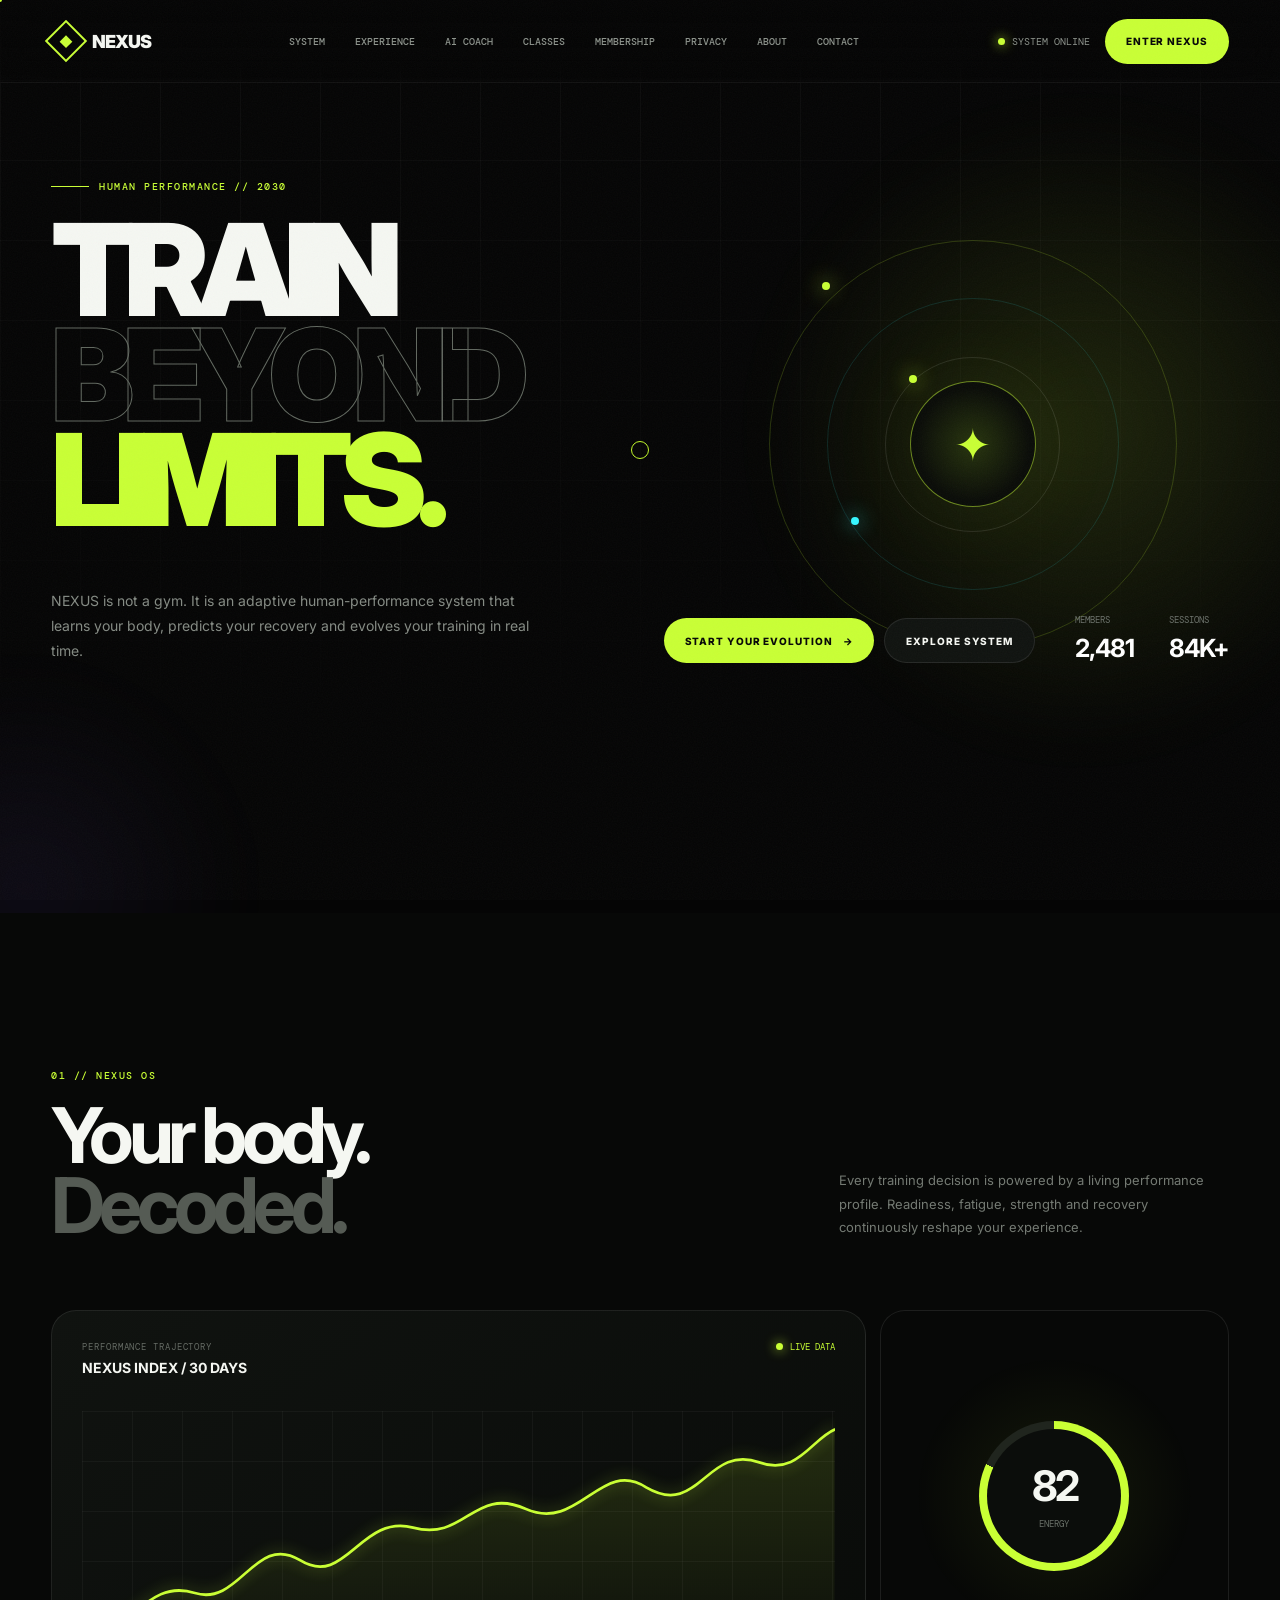
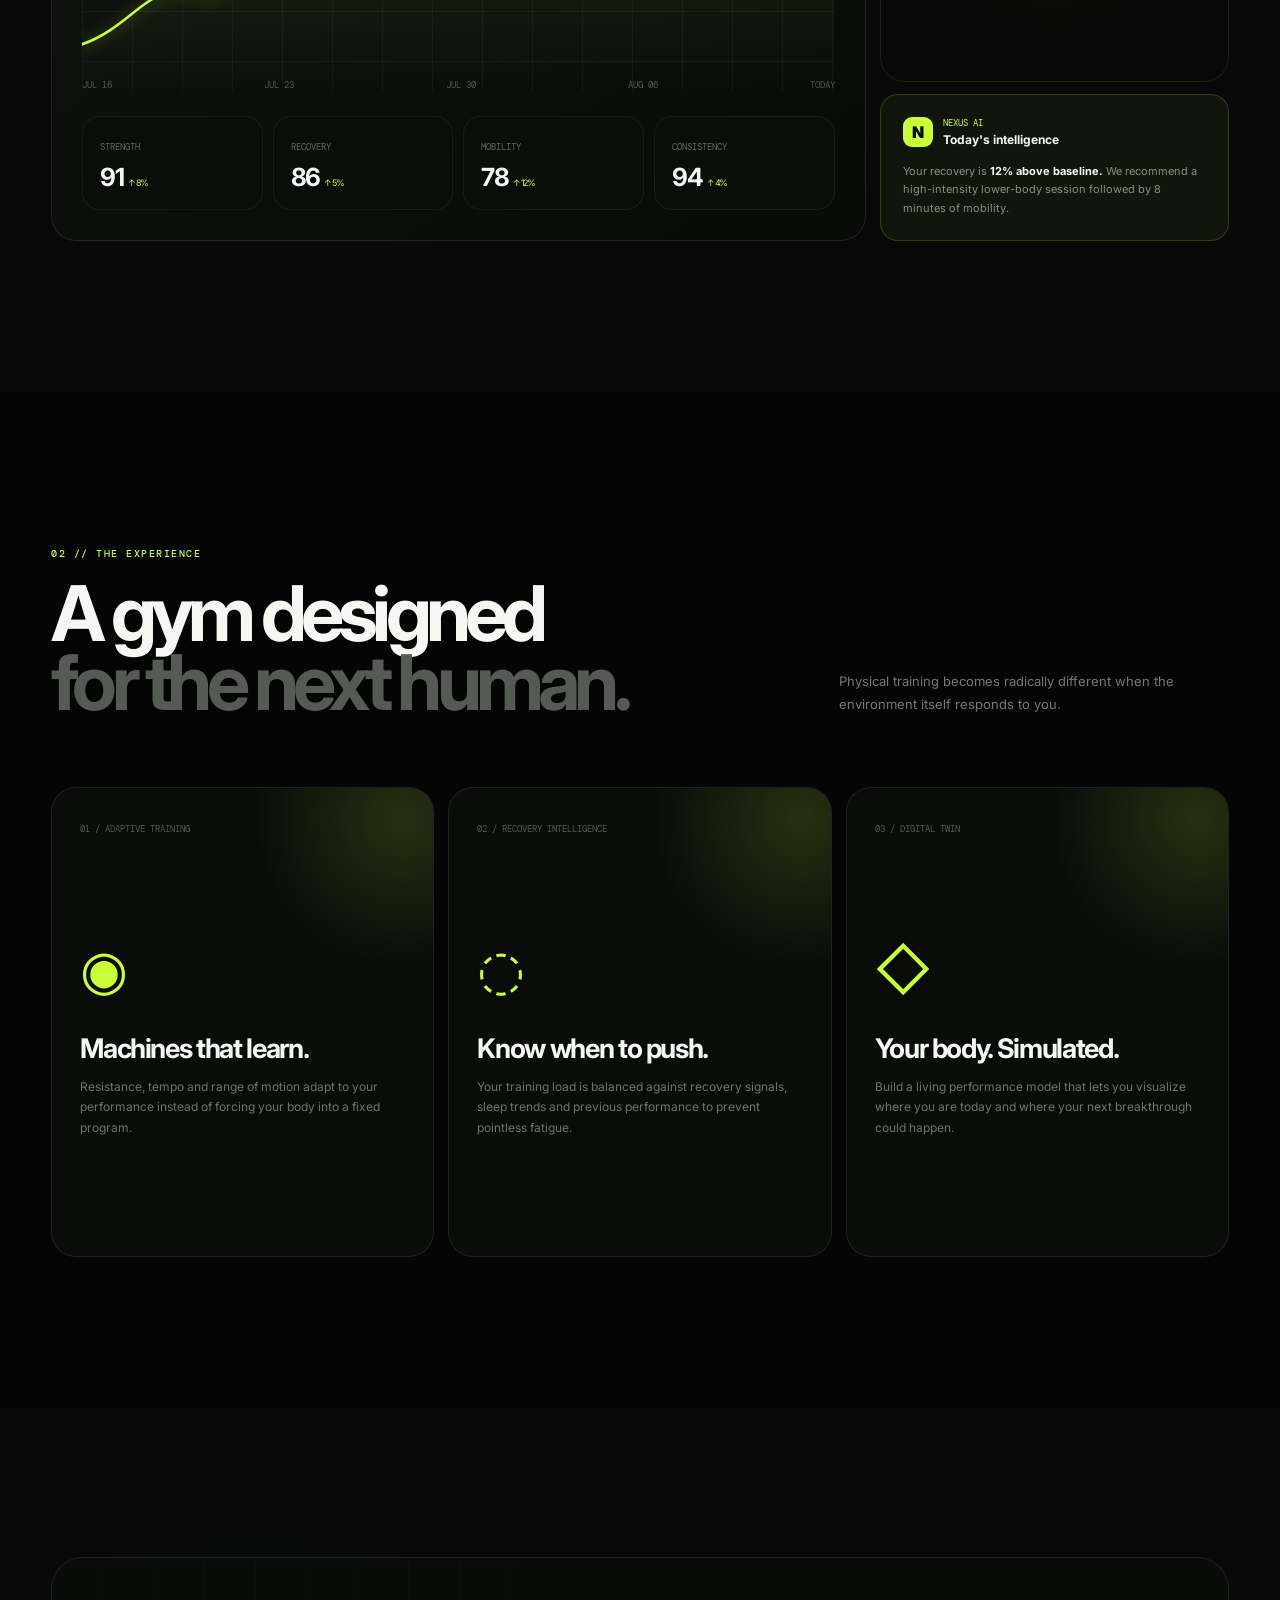
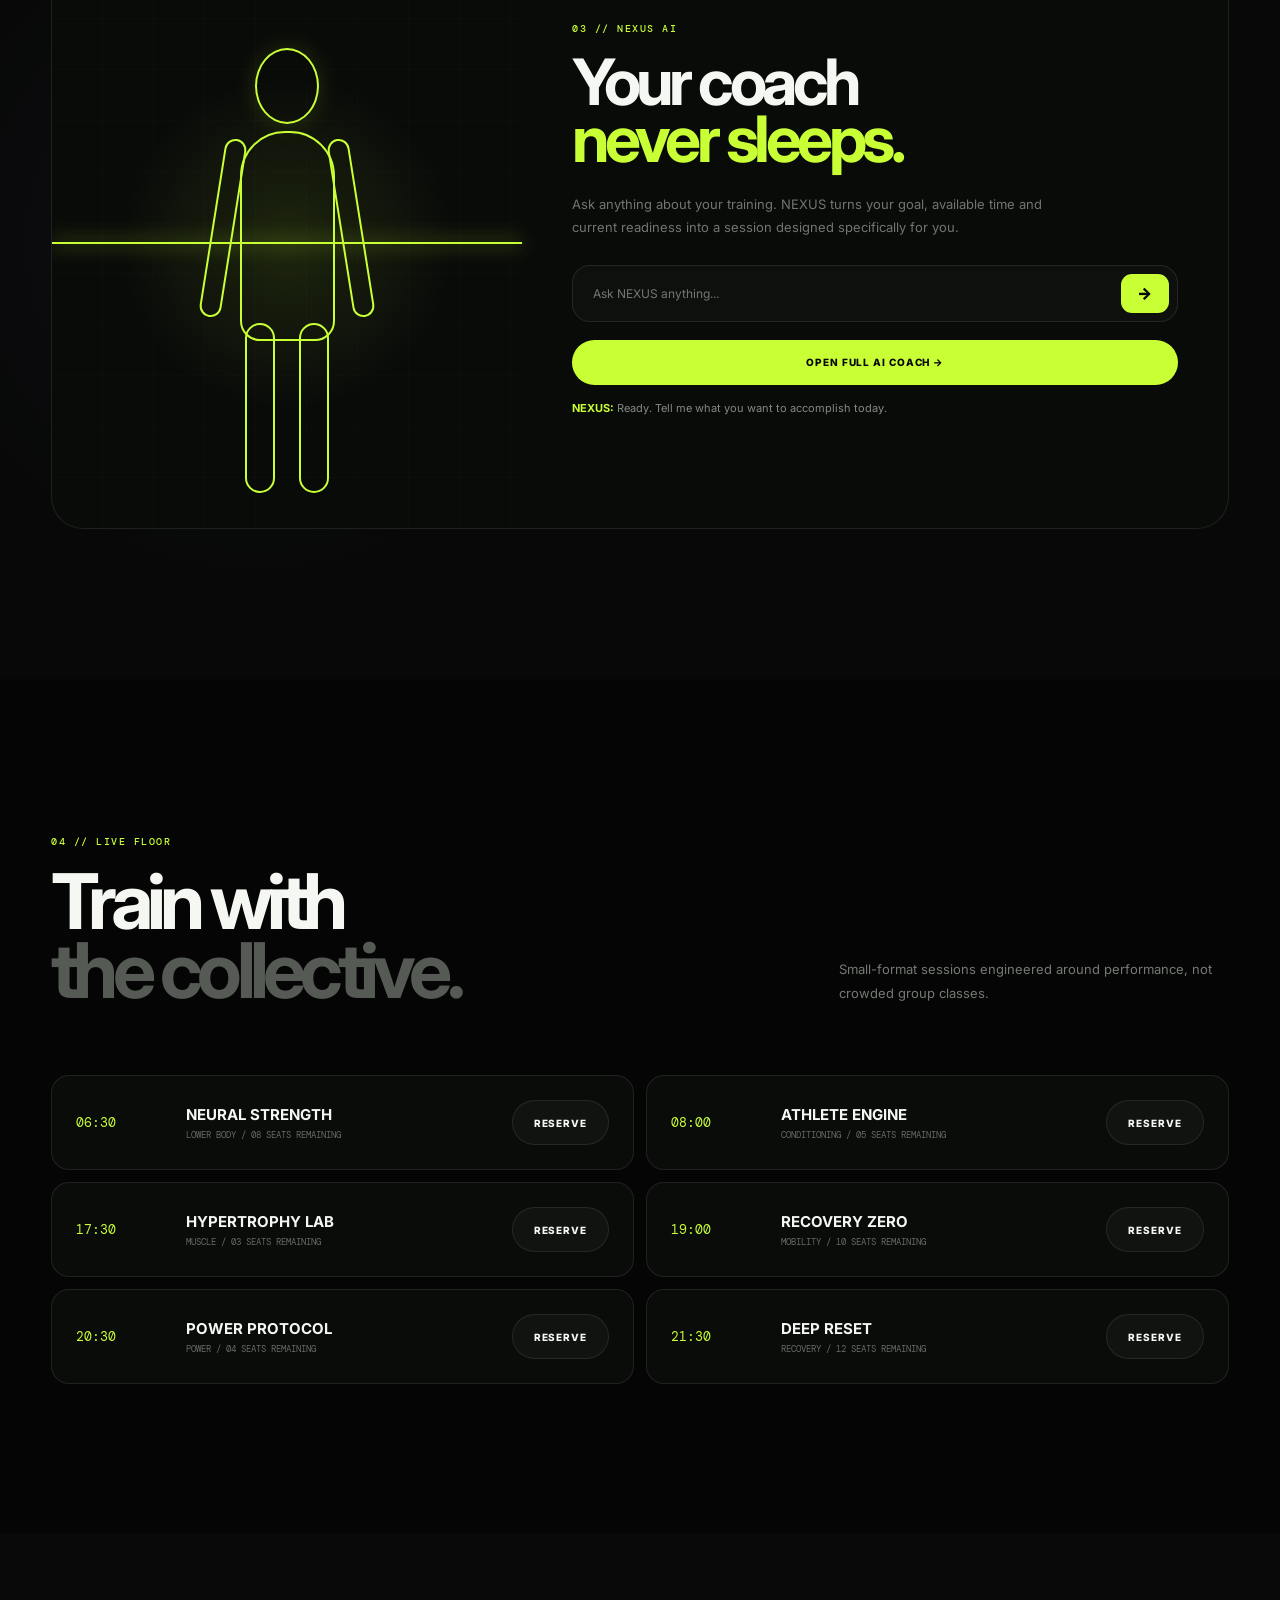
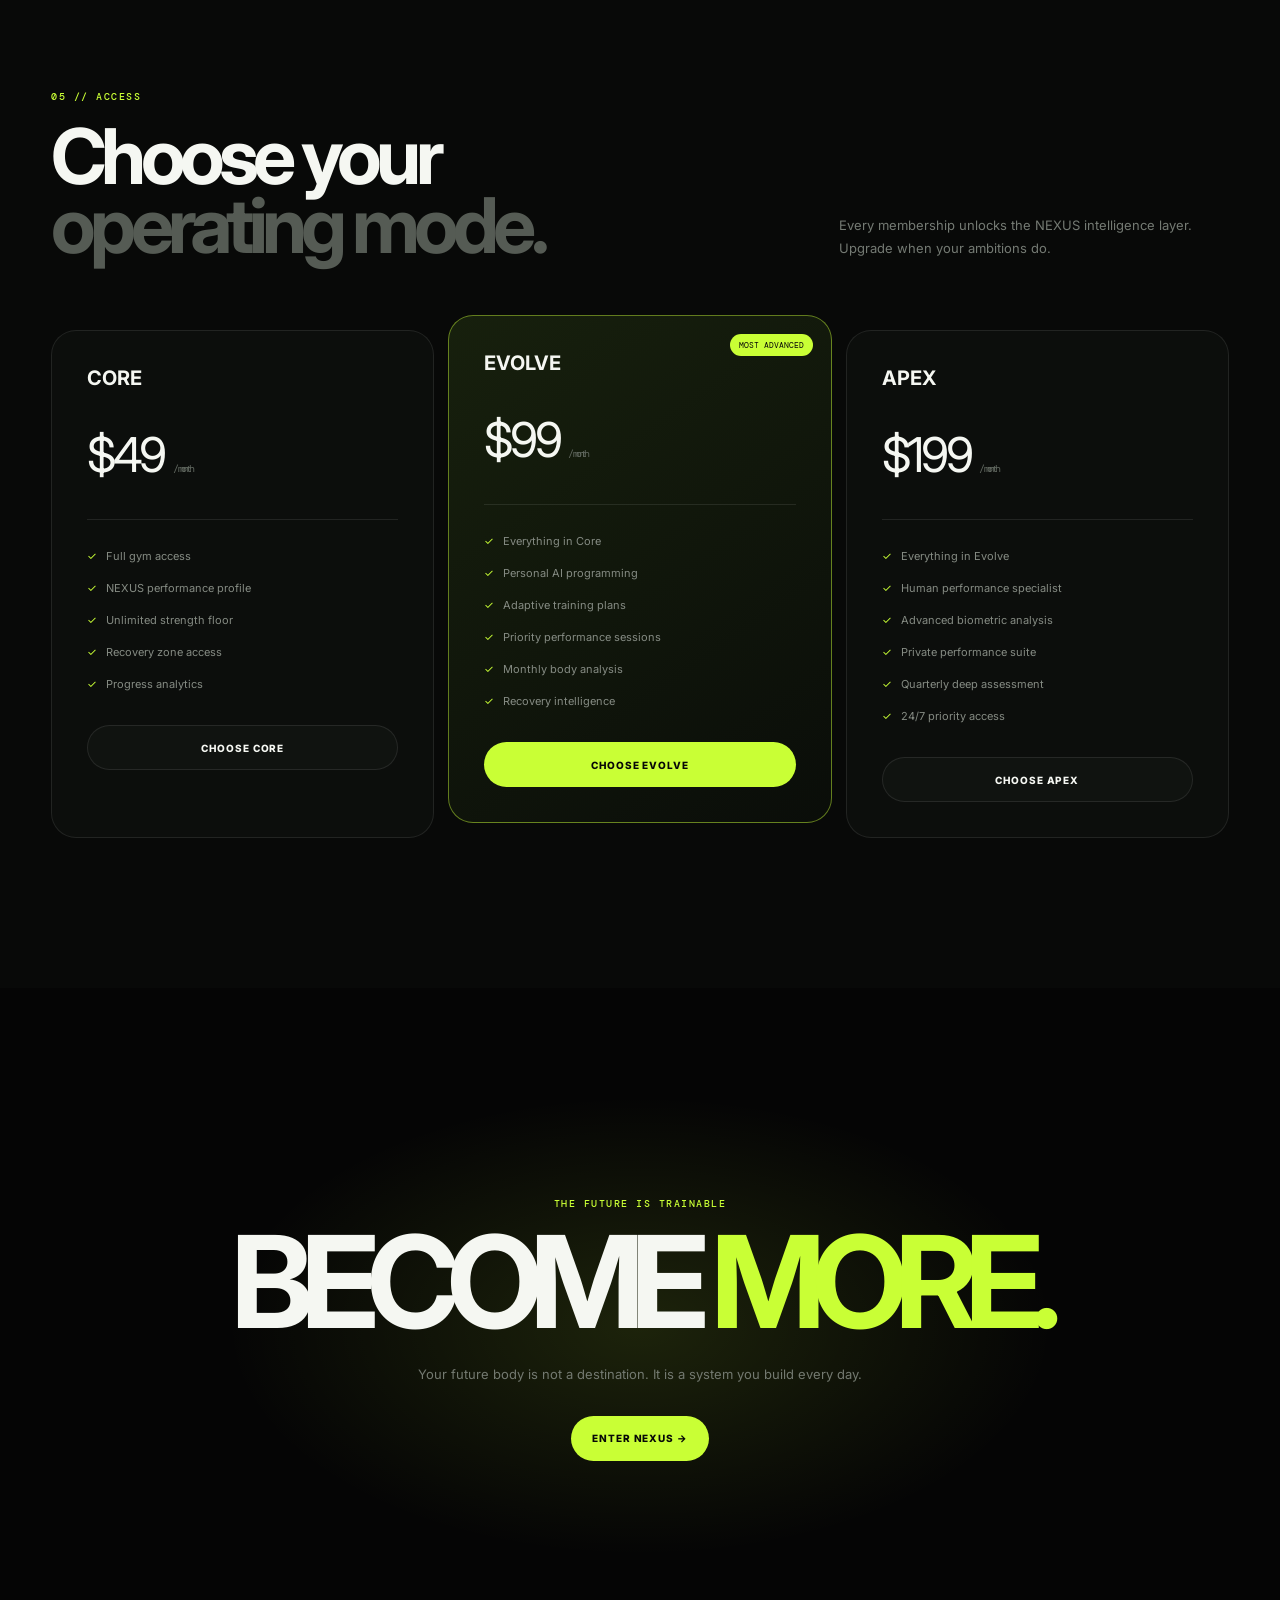
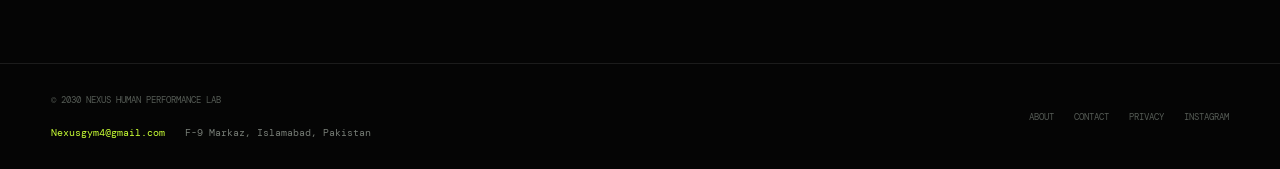
<file: index.html>
<!DOCTYPE html>
<html lang="en">
<head>
    <meta charset="UTF-8">

    <meta
        name="viewport"
        content="width=device-width, initial-scale=1.0"
    >

    <meta
        name="description"
        content="NEXUS — The next generation human performance laboratory."
    >

    <meta name="theme-color" content="#050505">

    <title>NEXUS — Human Performance Lab</title>

    <link rel="preconnect" href="https://fonts.googleapis.com">
    <link rel="preconnect" href="https://fonts.gstatic.com" crossorigin>

    <link
        href="https://fonts.googleapis.com/css2?family=DM+Mono:wght@300;400;500&family=Inter:wght@400;500;600;700;800;900&display=swap"
        rel="stylesheet"
    >
    

    <!-- CSS -->
    <link rel="stylesheet" href="./css/reset.css">
    <link rel="stylesheet" href="./css/variables.css">
    <link rel="stylesheet" href="./css/components.css">
    <link rel="stylesheet" href="./css/sections.css">
    <link rel="stylesheet" href="./css/responsive.css">
</head>
<body>
    <div class="site-loader" id="siteLoader">
        <div class="loader-core">
            <div class="loader-ring"></div>
            <span>NEXUS</span>
        </div>

        <div class="loader-status">
            INITIALIZING HUMAN PERFORMANCE SYSTEM
        </div>
    </div>

    <div class="scroll-progress" id="scrollProgress"></div>

    <div class="custom-cursor" id="customCursor"></div>
    <div class="cursor-dot" id="cursorDot"></div>

    <div class="noise"></div>

    <header class="site-header" id="siteHeader">

        <nav class="navbar container">

            <a href="#" class="brand magnetic">
                <span class="brand-symbol">
                    <span></span>
                </span>

                <span>NEXUS</span>
            </a>

            <div class="nav-links">

                <a href="#system">SYSTEM</a>
                <a href="#experience">EXPERIENCE</a>
                <a href="pages/ai-coach.html">AI COACH</a>
                <a href="#classes">CLASSES</a>
                <a href="#membership">MEMBERSHIP</a>
                <a href="pages/privacy.html">PRIVACY</a>
                <a href="pages/about.html">ABOUT</a>
                <a href="pages/contact.html">CONTACT</a>

            </div>

            <div class="nav-right">

                <div class="system-status">
                    <span></span>
                    SYSTEM ONLINE
                </div>

                <button
                    class="button button-primary magnetic"
                    data-open-modal
                >
                    ENTER NEXUS
                </button>

                <button
                    class="mobile-menu-button"
                    id="mobileMenuButton"
                    aria-label="Open navigation"
                >
                    <span></span>
                    <span></span>
                </button>

            </div>

        </nav>

        <div class="mobile-menu" id="mobileMenu">

            <a href="#system">SYSTEM</a>
            <a href="#experience">EXPERIENCE</a>
            <a href="pages/ai-coach.html">AI COACH</a>
            <a href="#classes">CLASSES</a>
            <a href="#membership">MEMBERSHIP</a>
            <a href="pages/privacy.html">PRIVACY</a>
            <a href="pages/about.html">ABOUT</a>
            <a href="pages/contact.html">CONTACT</a>s

            <button
                class="button button-primary"
                data-open-modal
            >
                ENTER NEXUS
            </button>

        </div>

    </header>


    <main>

        <!-- HERO -->

        <section class="hero section">

            <div class="hero-grid"></div>

            <div class="hero-glow hero-glow-one"></div>
            <div class="hero-glow hero-glow-two"></div>

            <div class="hero-orbit-system" aria-hidden="true">

                <div class="hero-orbit orbit-one"></div>
                <div class="hero-orbit orbit-two"></div>
                <div class="hero-orbit orbit-three"></div>

                <div class="hero-core">
                    <span>✦</span>
                </div>

            </div>

            <div class="container hero-container">

                <div class="hero-content">

                    <div class="eyebrow reveal">
                        <span></span>
                        HUMAN PERFORMANCE // 2030
                    </div>

                    <h1 class="hero-title reveal">

                        TRAIN

                        <span class="outline">
                            BEYOND
                        </span>

                        <span class="lime">
                            LIMITS.
                        </span>

                    </h1>

                    <div class="hero-bottom reveal">

                        <p class="hero-description">
                            NEXUS is not a gym. It is an adaptive
                            human-performance system that learns your body,
                            predicts your recovery and evolves your training
                            in real time.
                        </p>

                        <div class="hero-actions">

                            <button
                                class="button button-primary magnetic"
                                data-open-modal
                            >
                                Start your evolution
                                <span>→</span>
                            </button>

                            <a
                                href="#system"
                                class="button button-dark magnetic"
                            >
                                Explore system
                            </a>

                        </div>

                        <div class="hero-metrics">

                            <div>
                                <span>MEMBERS</span>
                                <strong>2,481</strong>
                            </div>

                            <div>
                                <span>SESSIONS</span>
                                <strong>84K+</strong>
                            </div>

                        </div>

                    </div>

                </div>

            </div>

        </section>


        <!-- SYSTEM -->

        <section
            class="section command-section"
            id="system"
        >

            <div class="container">

                <div class="section-heading reveal">

                    <div>

                        <span class="section-number">
                            01 // NEXUS OS
                        </span>

                        <h2>
                            Your body.
                            <span>Decoded.</span>
                        </h2>

                    </div>

                    <p>
                        Every training decision is powered by a living
                        performance profile. Readiness, fatigue, strength
                        and recovery continuously reshape your experience.
                    </p>

                </div>


                <div class="dashboard-grid reveal">

                    <article class="glass-panel performance-panel">

                        <div class="panel-header">

                            <div>
                                <span class="panel-label">
                                    PERFORMANCE TRAJECTORY
                                </span>

                                <h3>
                                    NEXUS INDEX / 30 DAYS
                                </h3>
                            </div>

                            <div class="live-indicator">
                                <span></span>
                                LIVE DATA
                            </div>

                        </div>


                        <div class="performance-chart">

                            <div class="chart-grid"></div>

                            <svg
                                viewBox="0 0 1000 300"
                                preserveAspectRatio="none"
                            >

                                <defs>

                                    <linearGradient
                                        id="chartGradient"
                                        x1="0"
                                        x2="0"
                                        y1="0"
                                        y2="1"
                                    >
                                        <stop
                                            offset="0%"
                                            stop-color="#c9ff35"
                                        />

                                        <stop
                                            offset="100%"
                                            stop-color="#c9ff35"
                                            stop-opacity="0"
                                        />
                                    </linearGradient>

                                </defs>

                                <path
                                    class="chart-area"
                                    d="M0,250 C70,230 90,180 150,195 C210,210 230,130 290,160 C350,190 370,110 440,125 C510,140 520,80 590,105 C660,130 690,50 750,82 C820,115 830,35 900,55 C950,70 970,30 1000,20 L1000,300 L0,300 Z"
                                ></path>

                                <path
                                    class="chart-line"
                                    pathLength="1000"
                                    d="M0,250 C70,230 90,180 150,195 C210,210 230,130 290,160 C350,190 370,110 440,125 C510,140 520,80 590,105 C660,130 690,50 750,82 C820,115 830,35 900,55 C950,70 970,30 1000,20"
                                ></path>

                            </svg>

                            <div class="chart-labels">

                                <span>JUL 16</span>
                                <span>JUL 23</span>
                                <span>JUL 30</span>
                                <span>AUG 06</span>
                                <span>TODAY</span>

                            </div>

                        </div>


                        <div class="performance-stats">

                            <div class="metric-card">
                                <span>STRENGTH</span>
                                <strong>91 <em>↑ 8%</em></strong>
                            </div>

                            <div class="metric-card">
                                <span>RECOVERY</span>
                                <strong>86 <em>↑ 5%</em></strong>
                            </div>

                            <div class="metric-card">
                                <span>MOBILITY</span>
                                <strong>78 <em>↑ 12%</em></strong>
                            </div>

                            <div class="metric-card">
                                <span>CONSISTENCY</span>
                                <strong>94 <em>↑ 4%</em></strong>
                            </div>

                        </div>

                    </article>


                    <aside class="dashboard-side">

                        <div class="glass-panel energy-panel">

                            <div class="energy-ring">

                                <div class="energy-progress">

                                    <div class="energy-content">
                                        <strong id="energyValue">82</strong>
                                        <span>ENERGY</span>
                                    </div>

                                </div>

                            </div>

                        </div>


                        <div class="ai-insight">

                            <div class="ai-insight-header">

                                <div class="ai-icon">
                                    N
                                </div>

                                <div>
                                    <span>NEXUS AI</span>
                                    <strong>Today's intelligence</strong>
                                </div>

                            </div>

                            <p>
                                Your recovery is
                                <strong>12% above baseline.</strong>
                                We recommend a high-intensity lower-body
                                session followed by 8 minutes of mobility.
                            </p>

                        </div>

                    </aside>

                </div>

            </div>

        </section>


        <!-- EXPERIENCE -->

        <section
            class="section experience-section"
            id="experience"
        >

            <div class="container">

                <div class="section-heading reveal">

                    <div>

                        <span class="section-number">
                            02 // THE EXPERIENCE
                        </span>

                        <h2>
                            A gym designed
                            <span>for the next human.</span>
                        </h2>

                    </div>

                    <p>
                        Physical training becomes radically different when
                        the environment itself responds to you.
                    </p>

                </div>


                <div class="experience-grid">

                    <article class="experience-card reveal">

                        <span class="card-number">
                            01 / ADAPTIVE TRAINING
                        </span>

                        <div class="experience-visual">
                            ◉
                        </div>

                        <h3>
                            Machines that learn.
                        </h3>

                        <p>
                            Resistance, tempo and range of motion adapt to
                            your performance instead of forcing your body
                            into a fixed program.
                        </p>

                    </article>


                    <article class="experience-card reveal">

                        <span class="card-number">
                            02 / RECOVERY INTELLIGENCE
                        </span>

                        <div class="experience-visual">
                            ◌
                        </div>

                        <h3>
                            Know when to push.
                        </h3>

                        <p>
                            Your training load is balanced against recovery
                            signals, sleep trends and previous performance
                            to prevent pointless fatigue.
                        </p>

                    </article>


                    <article class="experience-card reveal">

                        <span class="card-number">
                            03 / DIGITAL TWIN
                        </span>

                        <div class="experience-visual">
                            ◇
                        </div>

                        <h3>
                            Your body. Simulated.
                        </h3>

                        <p>
                            Build a living performance model that lets you
                            visualize where you are today and where your
                            next breakthrough could happen.
                        </p>

                    </article>

                </div>

            </div>

        </section>


        <!-- AI COACH -->

        <section
            class="section coach-section"
            id="coach"
        >

            <div class="container">

                <div class="coach-interface reveal">

                    <div class="coach-visual">

                        <div class="scan-line"></div>

                        <div class="human-model">

                            <div class="human-head"></div>

                            <div class="human-body"></div>

                            <div class="human-arm human-arm-left"></div>
                            <div class="human-arm human-arm-right"></div>

                            <div class="human-leg human-leg-left"></div>
                            <div class="human-leg human-leg-right"></div>

                        </div>

                    </div>


                    <div class="coach-content">

                        <span class="section-number">
                            03 // NEXUS AI
                        </span>

                        <h2>
                            Your coach
                            <span>never sleeps.</span>
                        </h2>

                        <p>
                            Ask anything about your training. NEXUS turns
                            your goal, available time and current readiness
                            into a session designed specifically for you.
                        </p>


                        <div class="coach-input">

                            <input
                                type="text"
                                id="aiInput"
                                placeholder="Ask NEXUS anything..."
                                autocomplete="off"
                            >

                            <button
                                id="aiButton"
                                aria-label="Ask NEXUS"
                            >
                                →
                            </button>

                        </div>

                        <a
    href="pages/ai-coach.html"
    class="button button-primary"
    style="margin-top: 18px;"
>
    OPEN FULL AI COACH →
</a>


                        <div
                            class="ai-response"
                            id="aiResponse"
                        >
                            <strong>NEXUS:</strong>
                            Ready. Tell me what you want to accomplish today.
                        </div>

                    </div>

                </div>

            </div>

        </section>


        <!-- CLASSES -->

        <section
            class="section classes-section"
            id="classes"
        >

            <div class="container">

                <div class="section-heading reveal">

                    <div>

                        <span class="section-number">
                            04 // LIVE FLOOR
                        </span>

                        <h2>
                            Train with
                            <span>the collective.</span>
                        </h2>

                    </div>

                    <p>
                        Small-format sessions engineered around performance,
                        not crowded group classes.
                    </p>

                </div>


                <div class="classes-grid">

                    <article class="class-row reveal">

                        <div class="class-time">
                            06:30
                        </div>

                        <div class="class-info">
                            <h3>NEURAL STRENGTH</h3>
                            <span>
                                LOWER BODY / 08 SEATS REMAINING
                            </span>
                        </div>

                        <button
                            class="button button-dark reserve-button"
                            data-class="Neural Strength"
                        >
                            RESERVE
                        </button>

                    </article>


                    <article class="class-row reveal">

                        <div class="class-time">
                            08:00
                        </div>

                        <div class="class-info">
                            <h3>ATHLETE ENGINE</h3>
                            <span>
                                CONDITIONING / 05 SEATS REMAINING
                            </span>
                        </div>

                        <button
                            class="button button-dark reserve-button"
                            data-class="Athlete Engine"
                        >
                            RESERVE
                        </button>

                    </article>


                    <article class="class-row reveal">

                        <div class="class-time">
                            17:30
                        </div>

                        <div class="class-info">
                            <h3>HYPERTROPHY LAB</h3>
                            <span>
                                MUSCLE / 03 SEATS REMAINING
                            </span>
                        </div>

                        <button
                            class="button button-dark reserve-button"
                            data-class="Hypertrophy Lab"
                        >
                            RESERVE
                        </button>

                    </article>


                    <article class="class-row reveal">

                        <div class="class-time">
                            19:00
                        </div>

                        <div class="class-info">
                            <h3>RECOVERY ZERO</h3>
                            <span>
                                MOBILITY / 10 SEATS REMAINING
                            </span>
                        </div>

                        <button
                            class="button button-dark reserve-button"
                            data-class="Recovery Zero"
                        >
                            RESERVE
                        </button>

                    </article>


                    <article class="class-row reveal">

                        <div class="class-time">
                            20:30
                        </div>

                        <div class="class-info">
                            <h3>POWER PROTOCOL</h3>
                            <span>
                                POWER / 04 SEATS REMAINING
                            </span>
                        </div>

                        <button
                            class="button button-dark reserve-button"
                            data-class="Power Protocol"
                        >
                            RESERVE
                        </button>

                    </article>


                    <article class="class-row reveal">

                        <div class="class-time">
                            21:30
                        </div>

                        <div class="class-info">
                            <h3>DEEP RESET</h3>
                            <span>
                                RECOVERY / 12 SEATS REMAINING
                            </span>
                        </div>

                        <button
                            class="button button-dark reserve-button"
                            data-class="Deep Reset"
                        >
                            RESERVE
                        </button>

                    </article>

                </div>

            </div>

        </section>


        <!-- MEMBERSHIP -->

        <section
            class="section membership-section"
            id="membership"
        >

            <div class="container">

                <div class="section-heading reveal">

                    <div>

                        <span class="section-number">
                            05 // ACCESS
                        </span>

                        <h2>
                            Choose your
                            <span>operating mode.</span>
                        </h2>

                    </div>

                    <p>
                        Every membership unlocks the NEXUS intelligence
                        layer. Upgrade when your ambitions do.
                    </p>

                </div>


                <div class="pricing-grid">

                    <article class="price-card reveal">

                        <h3>CORE</h3>

                        <div class="price">
                            $49
                            <span>/ month</span>
                        </div>

                        <ul>
                            <li>Full gym access</li>
                            <li>NEXUS performance profile</li>
                            <li>Unlimited strength floor</li>
                            <li>Recovery zone access</li>
                            <li>Progress analytics</li>
                        </ul>

                        <button
                            class="button button-dark plan-button"
                            data-plan="CORE"
                        >
                            CHOOSE CORE
                        </button>

                    </article>


                    <article class="price-card featured reveal">

                        <div class="recommended">
                            MOST ADVANCED
                        </div>

                        <h3>EVOLVE</h3>

                        <div class="price">
                            $99
                            <span>/ month</span>
                        </div>

                        <ul>
                            <li>Everything in Core</li>
                            <li>Personal AI programming</li>
                            <li>Adaptive training plans</li>
                            <li>Priority performance sessions</li>
                            <li>Monthly body analysis</li>
                            <li>Recovery intelligence</li>
                        </ul>

                        <button
                            class="button button-primary plan-button"
                            data-plan="EVOLVE"
                        >
                            CHOOSE EVOLVE
                        </button>

                    </article>


                    <article class="price-card reveal">

                        <h3>APEX</h3>

                        <div class="price">
                            $199
                            <span>/ month</span>
                        </div>

                        <ul>
                            <li>Everything in Evolve</li>
                            <li>Human performance specialist</li>
                            <li>Advanced biometric analysis</li>
                            <li>Private performance suite</li>
                            <li>Quarterly deep assessment</li>
                            <li>24/7 priority access</li>
                        </ul>

                        <button
                            class="button button-dark plan-button"
                            data-plan="APEX"
                        >
                            CHOOSE APEX
                        </button>

                    </article>

                </div>

            </div>

        </section>


        <!-- CTA -->

        <section class="final-cta section">

            <div class="final-glow"></div>

            <div class="container final-content">

                <span class="section-number">
                    THE FUTURE IS TRAINABLE
                </span>

                <h2>
                    BECOME
                    <span>MORE.</span>
                </h2>

                <p>
                    Your future body is not a destination.
                    It is a system you build every day.
                </p>

                <button
                    class="button button-primary magnetic"
                    data-open-modal
                >
                    ENTER NEXUS →
                </button>

            </div>

        </section>

    </main>

<footer class="site-footer">

    <div class="container footer-inner">

        <div class="footer-main">

            <span>
                © 2030 NEXUS HUMAN PERFORMANCE LAB
            </span>

            <div class="footer-contact">
                <a href="mailto:Nexusgym4@gmail.com">
                    Nexusgym4@gmail.com
                </a>

                <span>
                    F-9 Markaz, Islamabad, Pakistan
                </span>
            </div>

        </div>

        <div class="footer-links">
            <a href="pages/about.html">ABOUT</a>
            <a href="pages/contact.html">CONTACT</a>
            <a href="pages/privacy.html">PRIVACY</a>
            <a href="#">INSTAGRAM</a>
        </div>

    </div>

</footer>


    </div>

</footer>
    

        </div>

    </footer>


    <!-- JOIN MODAL -->

    <div
        class="modal"
        id="joinModal"
        aria-hidden="true"
    >

        <div
            class="modal-backdrop"
            data-close-modal
        ></div>

        <div class="modal-card">

            <button
                class="modal-close"
                data-close-modal
                aria-label="Close"
            >
                ×
            </button>

            <span class="section-number">
                NEXUS // ACCESS REQUEST
            </span>

            <h2>
                Begin your
                <span>evolution.</span>
            </h2>

            <p>
                Tell us where you're starting.
                We'll take care of the rest.
            </p>

            <form id="joinForm">

                <label>
                    FULL NAME
                    <input
                        id="name"
                        type="text"
                        placeholder="Your name"
                        required
                    >
                </label>

                <label>
                    EMAIL
                    <input
                        id="email"
                        type="email"
                        placeholder="you@example.com"
                        required
                    >
                </label>

                <label>
                    PRIMARY OBJECTIVE

                    <select id="goal" required>

                        <option value="">
                            Select objective
                        </option>

                        <option>
                            Build strength
                        </option>

                        <option>
                            Build muscle
                        </option>

                        <option>
                            Lose fat
                        </option>

                        <option>
                            Improve athletic performance
                        </option>

                        <option>
                            Improve health & longevity
                        </option>

                    </select>

                </label>

                <button
                    class="button button-primary"
                    type="submit"
                >
                    ACTIVATE MY PROFILE →
                </button>

            </form>

        </div>

    </div>


    <div
        class="toast"
        id="toast"
        aria-live="polite"
    ></div>


    <script type="module" src="js/app.js"></script>

</body>
</html>
</file>
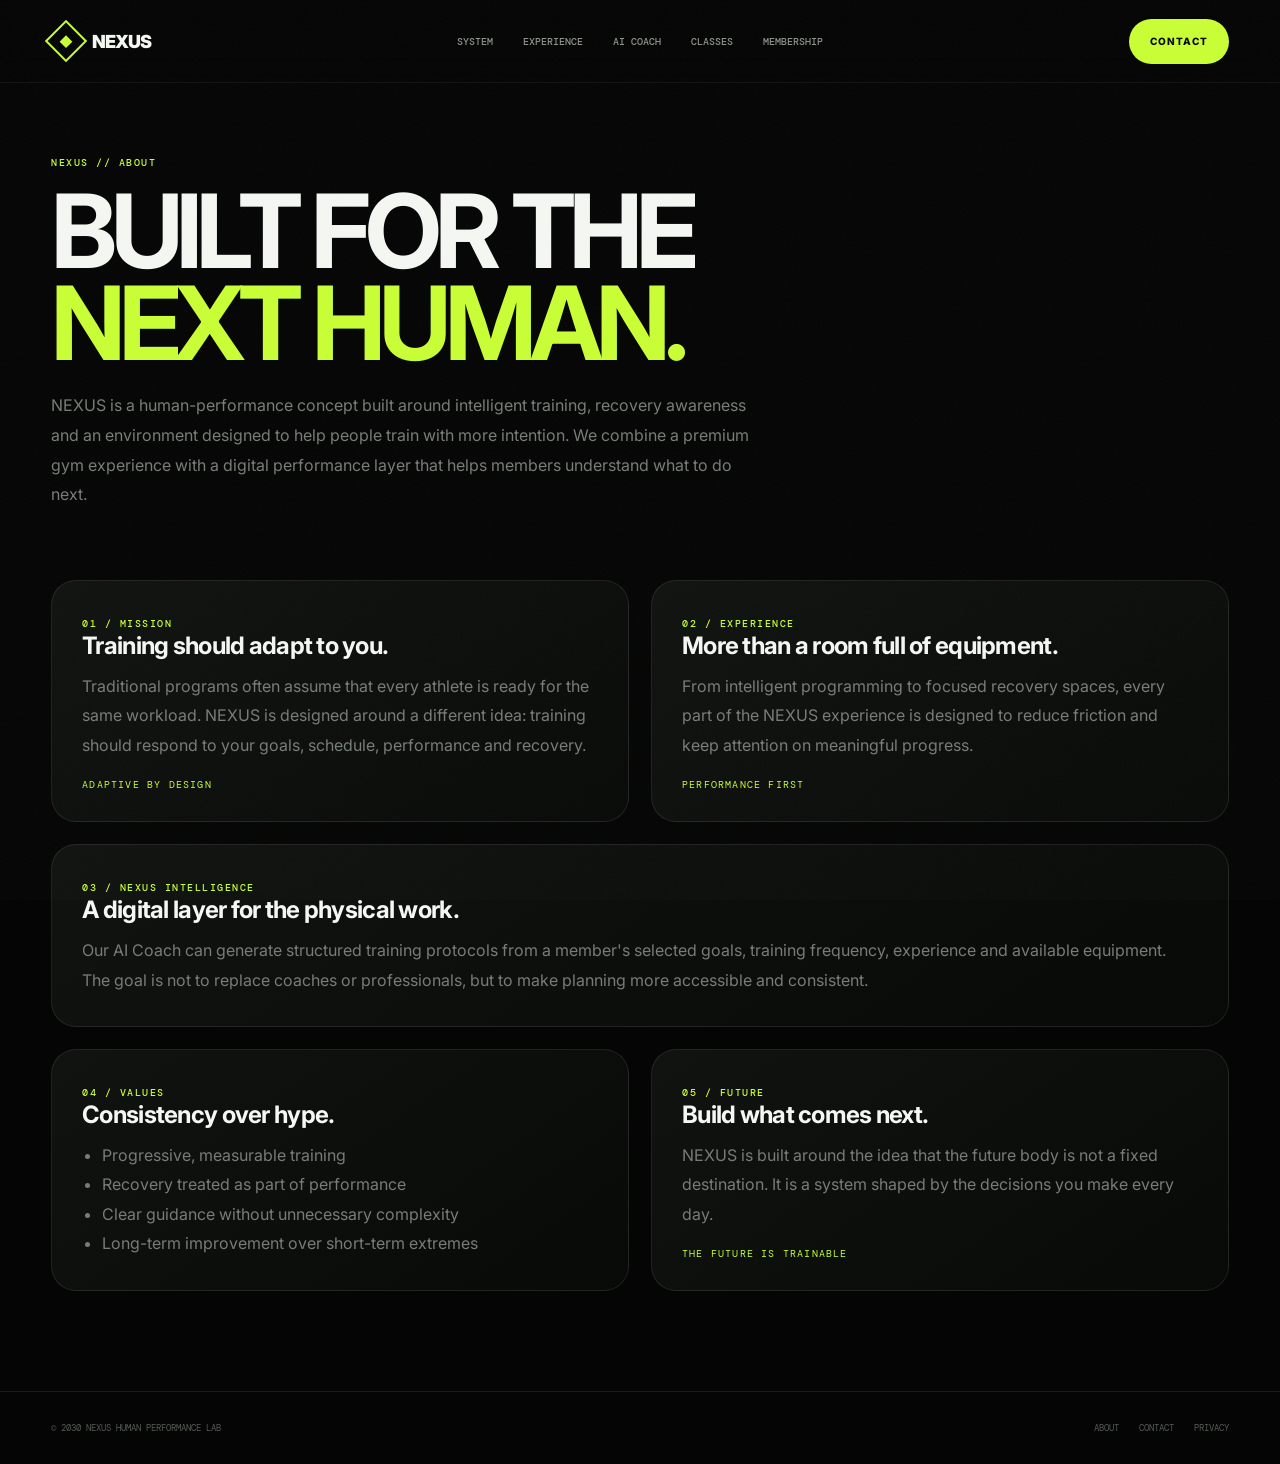
<file: pages/about.html>
<!DOCTYPE html>
<html lang="en">
<head>
    <meta charset="UTF-8">
    <meta name="viewport" content="width=device-width, initial-scale=1.0">
    <meta name="description" content="Learn about NEXUS and its human-performance philosophy.">
    <meta name="theme-color" content="#050505">
    <title>NEXUS — About</title>

    <link rel="preconnect" href="https://fonts.googleapis.com">
    <link rel="preconnect" href="https://fonts.gstatic.com" crossorigin>
    <link href="https://fonts.googleapis.com/css2?family=DM+Mono:wght@300;400;500&family=Inter:wght@400;500;600;700;800;900&display=swap" rel="stylesheet">

    <link rel="stylesheet" href="../css/reset.css">
    <link rel="stylesheet" href="../css/variables.css">
    <link rel="stylesheet" href="../css/components.css">
    <link rel="stylesheet" href="../css/sections.css">
    <link rel="stylesheet" href="../css/responsive.css">
    
<style>
    .page-shell {
        min-height: 100vh;
        padding: 150px 0 100px;
    }

    .page-hero {
        max-width: 900px;
        margin-bottom: 70px;
    }

    .page-hero h1 {
        margin: 15px 0 22px;
        color: var(--white);
        font-size: clamp(3.4rem, 8vw, 7rem);
        line-height: .9;
        letter-spacing: -.065em;
    }

    .page-hero h1 span {
        color: var(--lime);
    }

    .page-hero p {
        max-width: 720px;
        color: var(--muted);
        line-height: 1.85;
    }

    .page-grid {
        display: grid;
        grid-template-columns: repeat(2, minmax(0, 1fr));
        gap: 22px;
    }

    .page-card {
        padding: 30px;
        border: 1px solid var(--line);
        border-radius: var(--radius-lg);
        background: linear-gradient(145deg, #101310, #080a08);
    }

    .page-card.wide {
        grid-column: 1 / -1;
    }

    .page-card h2,
    .page-card h3 {
        color: var(--white);
        margin-bottom: 12px;
        letter-spacing: -.03em;
    }

    .page-card p,
    .page-card li {
        color: var(--muted);
        line-height: 1.85;
    }

    .page-card ul {
        padding-left: 20px;
        margin-top: 12px;
    }

    .page-stat {
        margin-top: 18px;
        color: var(--lime);
        font: 10px var(--font-mono);
        letter-spacing: .12em;
        text-transform: uppercase;
    }

    .contact-form {
        display: grid;
        gap: 16px;
        margin-top: 18px;
    }

    .contact-form label {
        display: grid;
        gap: 8px;
        color: var(--muted);
        font: 9px var(--font-mono);
        letter-spacing: .08em;
        text-transform: uppercase;
    }

    .contact-form input,
    .contact-form textarea,
    .contact-form select {
        width: 100%;
        padding: 14px;
        outline: none;
        border: 1px solid var(--line);
        border-radius: var(--radius-sm);
        background: #090b09;
        color: var(--white);
    }

    .contact-form textarea {
        min-height: 150px;
        resize: vertical;
    }

    .contact-form input:focus,
    .contact-form textarea:focus,
    .contact-form select:focus {
        border-color: rgba(201,255,53,.5);
    }

    .contact-note {
        margin-top: 14px;
        color: var(--muted-dark);
        font-size: 11px;
        line-height: 1.7;
    }

    .legal-content {
        display: grid;
        gap: 22px;
    }

    .legal-content .page-card h2 {
        margin-bottom: 15px;
    }

    .legal-date {
        margin-top: 8px;
        color: var(--muted-dark);
        font: 10px var(--font-mono);
        letter-spacing: .08em;
    }

    @media (max-width: 760px) {
        .page-shell {
            padding: 115px 0 70px;
        }

        .page-grid {
            grid-template-columns: 1fr;
        }

        .page-card.wide {
            grid-column: auto;
        }

        .page-card {
            padding: 24px;
        }
    }
</style>

</head>
<body>
    <div class="noise"></div>

    <header class="site-header">
        <nav class="navbar container">
            <a href="../index.html" class="brand magnetic">
                <span class="brand-symbol"><span></span></span>
                <span>NEXUS</span>
            </a>

            <div class="nav-links">
                <a href="../index.html#system">SYSTEM</a>
                <a href="../index.html#experience">EXPERIENCE</a>
                <a href="ai-coach.html">AI COACH</a>
                <a href="../index.html#classes">CLASSES</a>
                <a href="../index.html#membership">MEMBERSHIP</a>
            </div>

            <div class="nav-right">
                <a href="contact.html" class="button button-primary magnetic">CONTACT</a>
            </div>
        </nav>
    </header>

    <main class="page-shell">
        <div class="container">
            
<section class="page-hero">
    <span class="section-number">NEXUS // ABOUT</span>
    <h1>BUILT FOR THE <span>NEXT HUMAN.</span></h1>
    <p>
        NEXUS is a human-performance concept built around intelligent training,
        recovery awareness and an environment designed to help people train
        with more intention. We combine a premium gym experience with a digital
        performance layer that helps members understand what to do next.
    </p>
</section>

<section class="page-grid">
    <article class="page-card">
        <span class="section-number">01 / MISSION</span>
        <h2>Training should adapt to you.</h2>
        <p>
            Traditional programs often assume that every athlete is ready for
            the same workload. NEXUS is designed around a different idea:
            training should respond to your goals, schedule, performance and
            recovery.
        </p>
        <div class="page-stat">ADAPTIVE BY DESIGN</div>
    </article>

    <article class="page-card">
        <span class="section-number">02 / EXPERIENCE</span>
        <h2>More than a room full of equipment.</h2>
        <p>
            From intelligent programming to focused recovery spaces, every
            part of the NEXUS experience is designed to reduce friction and
            keep attention on meaningful progress.
        </p>
        <div class="page-stat">PERFORMANCE FIRST</div>
    </article>

    <article class="page-card wide">
        <span class="section-number">03 / NEXUS INTELLIGENCE</span>
        <h2>A digital layer for the physical work.</h2>
        <p>
            Our AI Coach can generate structured training protocols from a
            member's selected goals, training frequency, experience and
            available equipment. The goal is not to replace coaches or
            professionals, but to make planning more accessible and consistent.
        </p>
    </article>

    <article class="page-card">
        <span class="section-number">04 / VALUES</span>
        <h2>Consistency over hype.</h2>
        <ul>
            <li>Progressive, measurable training</li>
            <li>Recovery treated as part of performance</li>
            <li>Clear guidance without unnecessary complexity</li>
            <li>Long-term improvement over short-term extremes</li>
        </ul>
    </article>

    <article class="page-card">
        <span class="section-number">05 / FUTURE</span>
        <h2>Build what comes next.</h2>
        <p>
            NEXUS is built around the idea that the future body is not a fixed
            destination. It is a system shaped by the decisions you make every
            day.
        </p>
        <div class="page-stat">THE FUTURE IS TRAINABLE</div>
    </article>
</section>

        </div>
    </main>

    <footer class="site-footer">
        <div class="container footer-inner">
            <span>© 2030 NEXUS HUMAN PERFORMANCE LAB</span>
            <div>
                <a href="about.html">ABOUT</a>
                <a href="contact.html">CONTACT</a>
                <a href="privacy.html">PRIVACY</a>
            </div>
        </div>
    </footer>
</body>
</html>
</file>
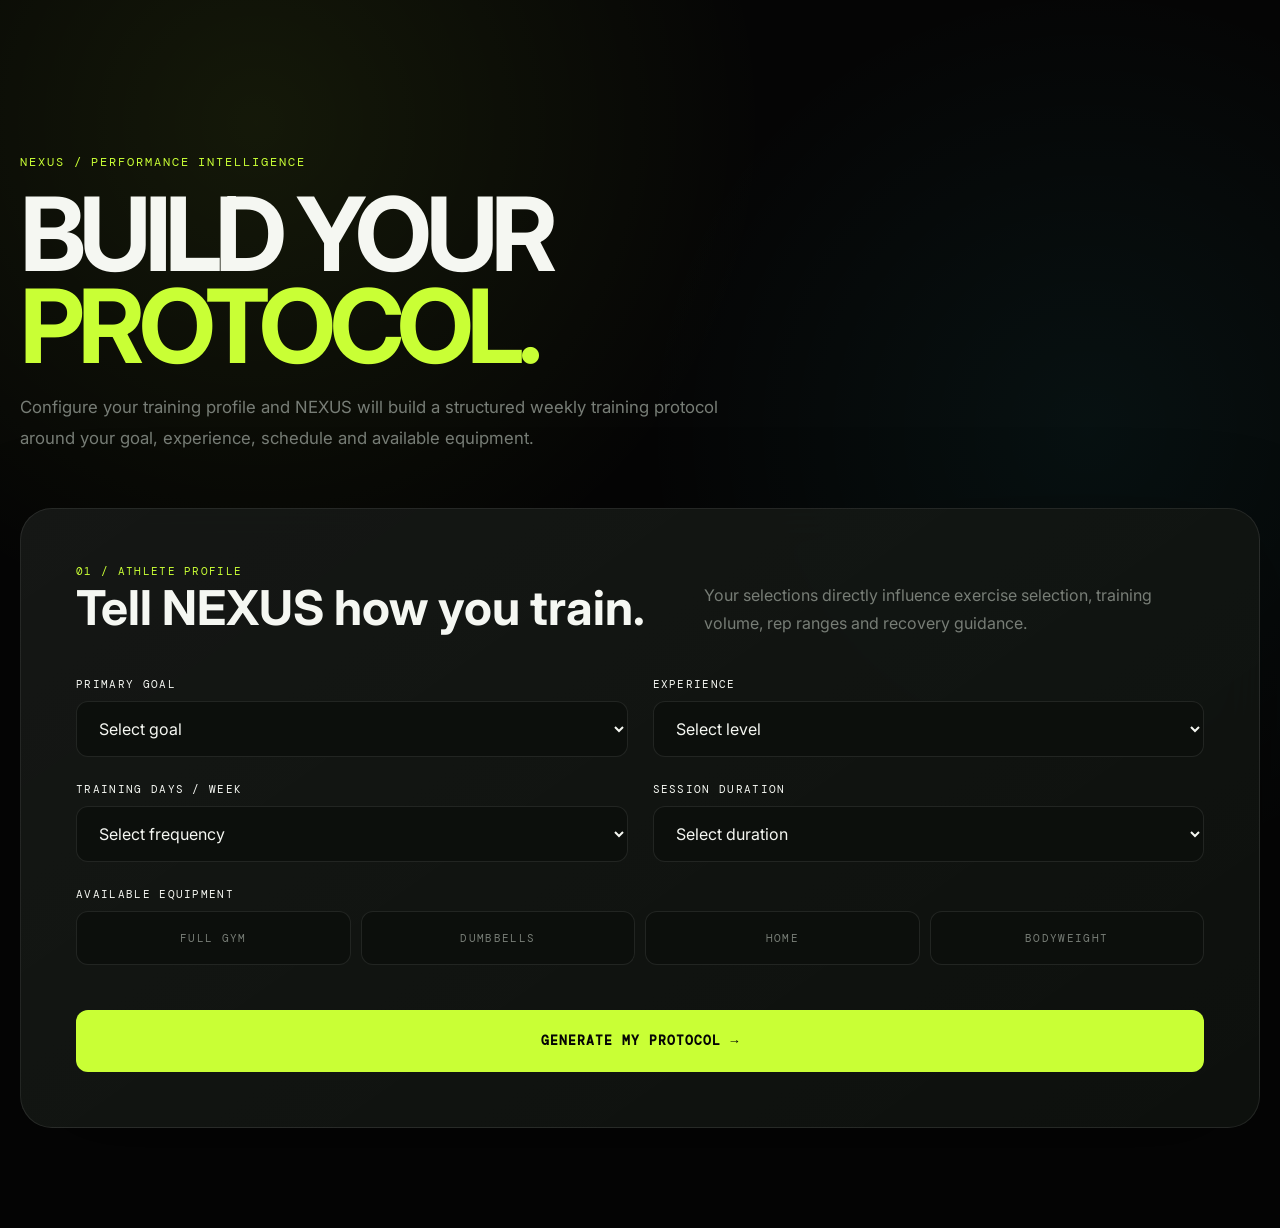
<file: pages/ai-coach.html>
<!DOCTYPE html>
<html lang="en">
<head>
    <meta charset="UTF-8">

    <meta
        name="viewport"
        content="width=device-width, initial-scale=1.0"
    >

    <meta
        name="description"
        content="NEXUS AI Coach — build a personalized training protocol."
    >

    <meta name="theme-color" content="#050505">

    <title>NEXUS AI Coach — Human Performance Lab</title>

    <link rel="preconnect" href="https://fonts.googleapis.com">
    <link rel="preconnect" href="https://fonts.gstatic.com" crossorigin>

    <link
        href="https://fonts.googleapis.com/css2?family=DM+Mono:wght@300;400;500&family=Inter:wght@400;500;600;700;800;900&display=swap"
        rel="stylesheet"
    >

    <link rel="stylesheet" href="../css/reset.css">
    <link rel="stylesheet" href="../css/variables.css">
    <link rel="stylesheet" href="../css/components.css">
    <link rel="stylesheet" href="../css/sections.css">
    <link rel="stylesheet" href="../css/responsive.css">

    <style>
        .coach-page {
            min-height: 100vh;
            background:
                radial-gradient(circle at 20% 10%, rgba(201, 255, 53, .08), transparent 32rem),
                radial-gradient(circle at 85% 35%, rgba(53, 245, 255, .05), transparent 28rem),
                var(--bg);
        }

        .coach-shell {
            width: min(calc(100% - 40px), var(--container));
            margin-inline: auto;
            padding: 150px 0 100px;
        }

        .coach-hero {
            max-width: 900px;
            margin-bottom: 55px;
        }

        .coach-hero .eyebrow {
            display: inline-block;
            margin-bottom: 18px;
            color: var(--lime);
            font-family: var(--font-mono);
            font-size: 12px;
            letter-spacing: .16em;
        }

        .coach-hero h1 {
            margin: 0 0 20px;
            color: var(--white);
            font-size: clamp(3rem, 8vw, 7rem);
            line-height: .9;
            letter-spacing: -.065em;
        }

        .coach-hero h1 span {
            color: var(--lime);
        }

        .coach-hero p {
            max-width: 700px;
            color: var(--muted);
            font-size: 1.05rem;
            line-height: 1.8;
        }

        .coach-form-card,
        #aiCoachResult {
            border: 1px solid var(--line);
            border-radius: var(--radius-xl);
            background:
                linear-gradient(145deg, rgba(255,255,255,.045), rgba(255,255,255,.012)),
                rgba(12,15,12,.88);
            box-shadow: 0 30px 100px rgba(0,0,0,.35);
            backdrop-filter: blur(22px);
        }

        .coach-form-card {
            padding: clamp(24px, 5vw, 55px);
        }

        .coach-form-header {
            display: flex;
            justify-content: space-between;
            gap: 30px;
            align-items: flex-end;
            margin-bottom: 40px;
        }

        .coach-form-header h2 {
            margin: 0;
            color: var(--white);
            font-size: clamp(1.8rem, 4vw, 3rem);
        }

        .coach-form-header p {
            max-width: 500px;
            margin: 8px 0 0;
            color: var(--muted);
            line-height: 1.7;
        }

        .coach-grid {
            display: grid;
            grid-template-columns: repeat(2, minmax(0, 1fr));
            gap: 25px;
        }

        .coach-field {
            min-width: 0;
        }

        .coach-field-full {
            grid-column: 1 / -1;
        }

        .coach-field label {
            display: block;
            margin-bottom: 10px;
            color: var(--white);
            font-family: var(--font-mono);
            font-size: 11px;
            letter-spacing: .12em;
            text-transform: uppercase;
        }

        .coach-field select {
            width: 100%;
            min-height: 56px;
            padding: 0 18px;
            border: 1px solid var(--line);
            border-radius: var(--radius-sm);
            outline: none;
            color: var(--white);
            background: var(--panel);
            font: inherit;
            cursor: pointer;
            transition: border-color .25s ease, box-shadow .25s ease;
        }

        .coach-field select:focus {
            border-color: var(--lime);
            box-shadow: 0 0 0 3px rgba(201,255,53,.1);
        }

        .coach-options {
            display: grid;
            grid-template-columns: repeat(4, 1fr);
            gap: 10px;
        }

        .coach-option input {
            position: absolute;
            opacity: 0;
            pointer-events: none;
        }

        .coach-option span {
            min-height: 54px;
            display: grid;
            place-items: center;
            padding: 10px;
            border: 1px solid var(--line);
            border-radius: var(--radius-sm);
            color: var(--muted);
            background: var(--panel);
            font-family: var(--font-mono);
            font-size: 11px;
            text-align: center;
            cursor: pointer;
            transition: .25s ease;
        }

        .coach-option input:checked + span {
            border-color: var(--lime);
            color: #050505;
            background: var(--lime);
            box-shadow: 0 10px 30px rgba(201,255,53,.12);
        }

        .coach-submit {
            width: 100%;
            min-height: 62px;
            margin-top: 35px;
            border: 0;
            border-radius: var(--radius-sm);
            color: #050505;
            background: var(--lime);
            font: 800 13px var(--font-mono);
            letter-spacing: .08em;
            cursor: pointer;
            transition: transform .25s ease, box-shadow .25s ease, opacity .25s ease;
        }

        .coach-submit:hover:not(:disabled) {
            transform: translateY(-3px);
            box-shadow: 0 18px 45px rgba(201,255,53,.2);
        }

        .coach-submit:disabled {
            opacity: .65;
            cursor: wait;
        }

        #aiCoachError {
            margin-top: 20px;
        }

        .nexus-coach-error {
            padding: 20px;
            border: 1px solid rgba(255,77,90,.35);
            border-radius: var(--radius-md);
            color: #ffb6bc;
            background: rgba(255,77,90,.07);
        }

        .nexus-coach-error strong {
            display: block;
            margin-bottom: 10px;
            color: var(--red);
        }

        .nexus-coach-error ul {
            margin: 0;
            padding-left: 20px;
        }

        #aiCoachResult {
            margin-top: 35px;
            padding: clamp(24px, 5vw, 50px);
        }

        .coach-result-head {
            display: flex;
            justify-content: space-between;
            gap: 30px;
            align-items: flex-end;
            margin-bottom: 35px;
        }

        .coach-result-head h2 {
            margin: 8px 0;
            color: var(--white);
            font-size: clamp(2rem, 5vw, 4rem);
            letter-spacing: -.04em;
        }

        .coach-result-head p {
            max-width: 700px;
            margin: 0;
            color: var(--muted);
            line-height: 1.7;
        }

        .eyebrow {
            color: var(--lime);
            font: 11px var(--font-mono);
            letter-spacing: .12em;
        }

        .coach-result-actions {
            display: flex;
            gap: 10px;
            flex-wrap: wrap;
        }

        .btn {
            min-height: 48px;
            padding: 0 18px;
            border-radius: var(--radius-sm);
            font: 700 11px var(--font-mono);
            letter-spacing: .08em;
            cursor: pointer;
        }

        .btn-primary {
            border: 1px solid var(--lime);
            color: #050505;
            background: var(--lime);
        }

        .btn-secondary {
            border: 1px solid var(--line-light);
            color: var(--white);
            background: transparent;
        }

        .btn.is-saved {
            background: #a9dd25;
        }

        .coach-profile-grid {
            display: grid;
            grid-template-columns: repeat(4, 1fr);
            gap: 12px;
            margin-bottom: 35px;
        }

        .coach-stat {
            padding: 20px;
            border: 1px solid var(--line);
            border-radius: var(--radius-md);
            background: rgba(255,255,255,.025);
        }

        .coach-stat span {
            display: block;
            margin-bottom: 8px;
            color: var(--muted);
            font: 10px var(--font-mono);
            letter-spacing: .12em;
        }

        .coach-stat strong {
            color: var(--white);
        }

        .coach-week {
            display: grid;
            gap: 16px;
        }

        .coach-day {
            border: 1px solid var(--line);
            border-radius: var(--radius-md);
            overflow: hidden;
            background: rgba(255,255,255,.018);
        }

        .coach-day-header {
            display: flex;
            justify-content: space-between;
            gap: 20px;
            padding: 22px;
            border-bottom: 1px solid var(--line);
        }

        .coach-day-header span:first-child {
            color: var(--lime);
            font: 10px var(--font-mono);
            letter-spacing: .12em;
        }

        .coach-day-header h3 {
            margin: 5px 0 0;
            color: var(--white);
            font-size: 1.35rem;
        }

        .coach-focus {
            align-self: center;
            color: var(--muted);
            font: 10px var(--font-mono);
            text-transform: uppercase;
        }

        .coach-exercises {
            display: grid;
        }

        .coach-exercise {
            display: grid;
            grid-template-columns: 55px 1fr auto;
            gap: 18px;
            align-items: center;
            padding: 17px 22px;
            border-bottom: 1px solid var(--line);
        }

        .coach-exercise:last-child {
            border-bottom: 0;
        }

        .coach-exercise-number {
            color: var(--muted-dark);
            font: 11px var(--font-mono);
        }

        .coach-exercise-main strong,
        .coach-exercise-main span {
            display: block;
        }

        .coach-exercise-main strong {
            color: var(--white);
        }

        .coach-exercise-main span {
            margin-top: 4px;
            color: var(--muted);
            font: 10px var(--font-mono);
            text-transform: uppercase;
        }

        .coach-exercise-meta {
            text-align: right;
        }

        .coach-exercise-meta b,
        .coach-exercise-meta span {
            display: block;
        }

        .coach-exercise-meta b {
            color: var(--lime);
        }

        .coach-exercise-meta span {
            margin-top: 4px;
            color: var(--muted);
            font: 10px var(--font-mono);
        }

        .coach-guidance-grid {
            display: grid;
            grid-template-columns: repeat(2, 1fr);
            gap: 15px;
            margin-top: 25px;
        }

        .coach-guidance {
            padding: 25px;
            border: 1px solid var(--line);
            border-radius: var(--radius-md);
            background: rgba(255,255,255,.018);
        }

        .coach-guidance-wide {
            grid-column: 1 / -1;
        }

        .coach-guidance ul {
            margin: 15px 0 0;
            padding-left: 20px;
            color: var(--muted);
            line-height: 1.8;
        }

        .coach-guidance p {
            margin: 15px 0 0;
            color: var(--muted);
            line-height: 1.8;
        }

        .coach-disclaimer {
            margin: 25px 0 0;
            padding-top: 20px;
            border-top: 1px solid var(--line);
            color: var(--muted-dark);
            font-size: .8rem;
            line-height: 1.7;
        }

        @media (max-width: 800px) {
            .coach-grid,
            .coach-guidance-grid {
                grid-template-columns: 1fr;
            }

            .coach-field-full,
            .coach-guidance-wide {
                grid-column: auto;
            }

            .coach-options {
                grid-template-columns: repeat(2, 1fr);
            }

            .coach-profile-grid {
                grid-template-columns: repeat(2, 1fr);
            }

            .coach-result-head,
            .coach-day-header {
                align-items: flex-start;
                flex-direction: column;
            }
        }

        @media (max-width: 560px) {
            .coach-shell {
                width: min(calc(100% - 24px), var(--container));
                padding-top: 110px;
            }

            .coach-form-card,
            #aiCoachResult {
                padding: 20px;
            }

            .coach-profile-grid {
                grid-template-columns: 1fr;
            }

            .coach-exercise {
                grid-template-columns: 32px 1fr;
            }

            .coach-exercise-meta {
                grid-column: 2;
                text-align: left;
            }

            .coach-options {
                grid-template-columns: 1fr 1fr;
            }
        }

        @media print {
            body {
                background: #fff !important;
            }

            .coach-form-card,
            .coach-hero,
            .coach-result-actions {
                display: none !important;
            }

            #aiCoachResult {
                margin: 0;
                border: 0;
                box-shadow: none;
                color: #000;
            }
        }
    </style>
</head>

<body class="coach-page">

    <main class="coach-shell">

        <header class="coach-hero">
            <span class="eyebrow">NEXUS / PERFORMANCE INTELLIGENCE</span>

            <h1>
                BUILD YOUR<br>
                <span>PROTOCOL.</span>
            </h1>

            <p>
                Configure your training profile and NEXUS will build a
                structured weekly training protocol around your goal,
                experience, schedule and available equipment.
            </p>
        </header>

        <section class="coach-form-card" aria-labelledby="coach-title">

            <div class="coach-form-header">
                <div>
                    <span class="eyebrow">01 / ATHLETE PROFILE</span>
                    <h2 id="coach-title">Tell NEXUS how you train.</h2>
                </div>

                <p>
                    Your selections directly influence exercise selection,
                    training volume, rep ranges and recovery guidance.
                </p>
            </div>

            <form id="aiCoachForm" novalidate>

                <div class="coach-grid">

                    <div class="coach-field">
                        <label for="coach-goal">Primary goal</label>

                        <select id="coach-goal" name="goal" required>
                            <option value="">Select goal</option>
                            <option value="muscle">Muscle Gain</option>
                            <option value="strength">Strength</option>
                            <option value="fatloss">Fat Loss</option>
                            <option value="fitness">General Fitness</option>
                        </select>
                    </div>

                    <div class="coach-field">
                        <label for="coach-level">Experience</label>

                        <select id="coach-level" name="level" required>
                            <option value="">Select level</option>
                            <option value="beginner">Beginner</option>
                            <option value="intermediate">Intermediate</option>
                            <option value="advanced">Advanced</option>
                        </select>
                    </div>

                    <div class="coach-field">
                        <label for="coach-days">Training days / week</label>

                        <select id="coach-days" name="days" required>
                            <option value="">Select frequency</option>
                            <option value="2">2 days</option>
                            <option value="3">3 days</option>
                            <option value="4">4 days</option>
                            <option value="5">5 days</option>
                            <option value="6">6 days</option>
                        </select>
                    </div>

                    <div class="coach-field">
                        <label for="coach-duration">Session duration</label>

                        <select id="coach-duration" name="duration" required>
                            <option value="">Select duration</option>
                            <option value="30">30 minutes</option>
                            <option value="45">45 minutes</option>
                            <option value="60">60 minutes</option>
                            <option value="75">75 minutes</option>
                        </select>
                    </div>

                    <div class="coach-field coach-field-full">
                        <label>Available equipment</label>

                        <div class="coach-options">

                            <label class="coach-option">
                                <input
                                    type="checkbox"
                                    name="equipment"
                                    value="gym"
                                >
                                <span>FULL GYM</span>
                            </label>

                            <label class="coach-option">
                                <input
                                    type="checkbox"
                                    name="equipment"
                                    value="dumbbell"
                                >
                                <span>DUMBBELLS</span>
                            </label>

                            <label class="coach-option">
                                <input
                                    type="checkbox"
                                    name="equipment"
                                    value="home"
                                >
                                <span>HOME</span>
                            </label>

                            <label class="coach-option">
                                <input
                                    type="checkbox"
                                    name="equipment"
                                    value="bodyweight"
                                >
                                <span>BODYWEIGHT</span>
                            </label>

                        </div>
                    </div>

                </div>

                <button class="coach-submit" type="submit">
                    GENERATE MY PROTOCOL →
                </button>

                <div id="aiCoachError" hidden></div>

            </form>
        </section>

        <section
            id="aiCoachResult"
            hidden
            aria-live="polite"
            aria-label="Generated training protocol"
        ></section>

    </main>

    <script src="../js/ai-coach.js" defer></script>

</body>
</html>
</file>
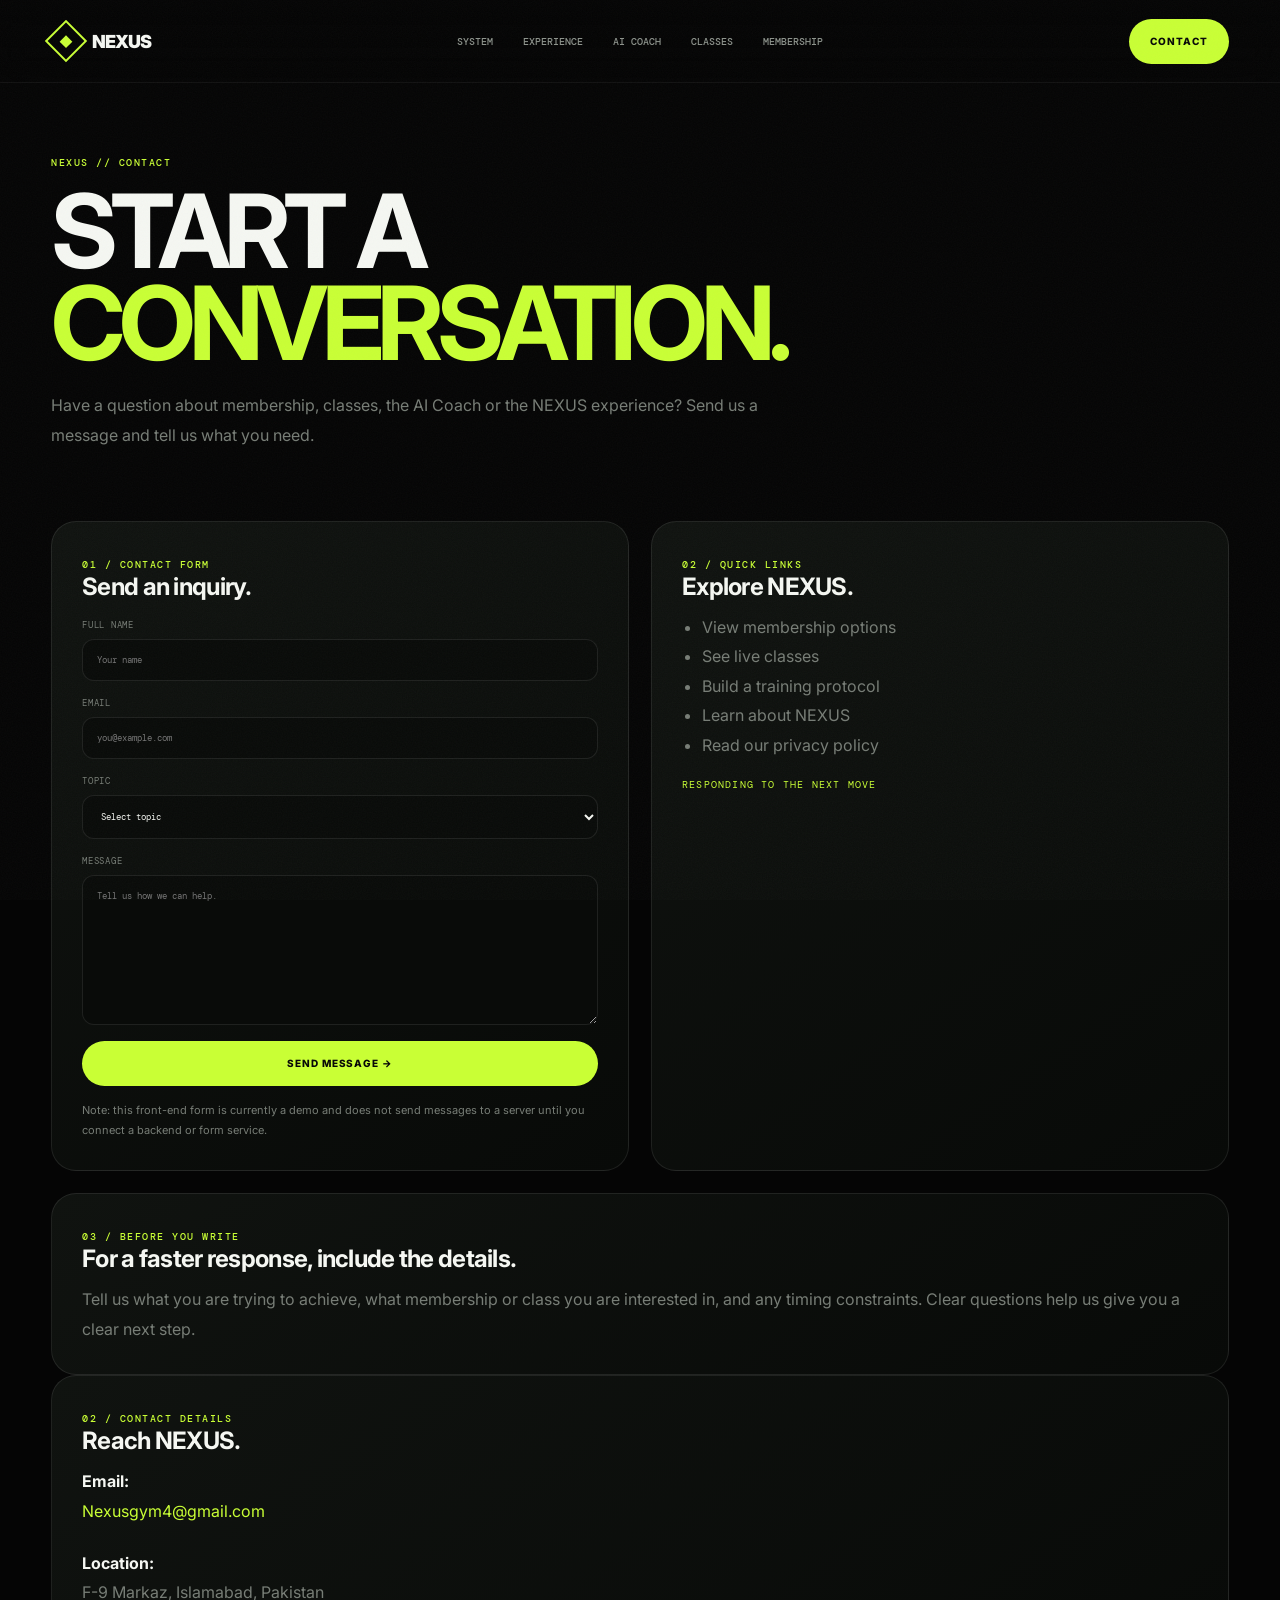
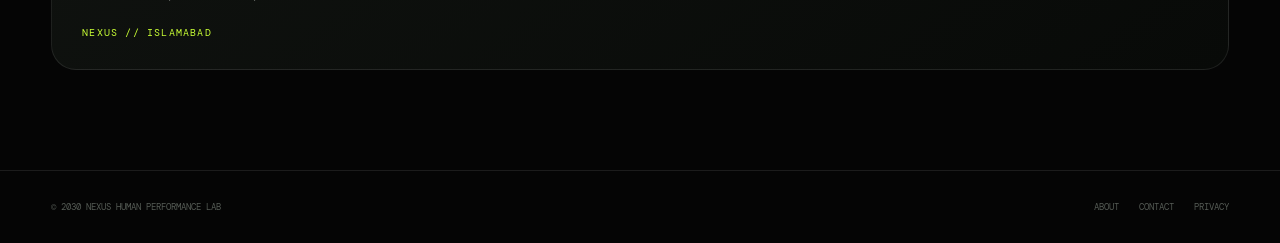
<file: pages/contact.html>
<!DOCTYPE html>
<html lang="en">
<head>
    <meta charset="UTF-8">
    <meta name="viewport" content="width=device-width, initial-scale=1.0">
    <meta name="description" content="Contact NEXUS about membership, classes and performance training.">
    <meta name="theme-color" content="#050505">
    <title>NEXUS — Contact</title>

    <link rel="preconnect" href="https://fonts.googleapis.com">
    <link rel="preconnect" href="https://fonts.gstatic.com" crossorigin>
    <link href="https://fonts.googleapis.com/css2?family=DM+Mono:wght@300;400;500&family=Inter:wght@400;500;600;700;800;900&display=swap" rel="stylesheet">

    <link rel="stylesheet" href="../css/reset.css">
    <link rel="stylesheet" href="../css/variables.css">
    <link rel="stylesheet" href="../css/components.css">
    <link rel="stylesheet" href="../css/sections.css">
    <link rel="stylesheet" href="../css/responsive.css">
    
<style>
    .page-shell {
        min-height: 100vh;
        padding: 150px 0 100px;
    }

    .page-hero {
        max-width: 900px;
        margin-bottom: 70px;
    }

    .page-hero h1 {
        margin: 15px 0 22px;
        color: var(--white);
        font-size: clamp(3.4rem, 8vw, 7rem);
        line-height: .9;
        letter-spacing: -.065em;
    }

    .page-hero h1 span {
        color: var(--lime);
    }

    .page-hero p {
        max-width: 720px;
        color: var(--muted);
        line-height: 1.85;
    }

    .page-grid {
        display: grid;
        grid-template-columns: repeat(2, minmax(0, 1fr));
        gap: 22px;
    }

    .page-card {
        padding: 30px;
        border: 1px solid var(--line);
        border-radius: var(--radius-lg);
        background: linear-gradient(145deg, #101310, #080a08);
    }

    .page-card.wide {
        grid-column: 1 / -1;
    }

    .page-card h2,
    .page-card h3 {
        color: var(--white);
        margin-bottom: 12px;
        letter-spacing: -.03em;
    }

    .page-card p,
    .page-card li {
        color: var(--muted);
        line-height: 1.85;
    }

    .page-card ul {
        padding-left: 20px;
        margin-top: 12px;
    }

    .page-stat {
        margin-top: 18px;
        color: var(--lime);
        font: 10px var(--font-mono);
        letter-spacing: .12em;
        text-transform: uppercase;
    }

    .contact-form {
        display: grid;
        gap: 16px;
        margin-top: 18px;
    }

    .contact-form label {
        display: grid;
        gap: 8px;
        color: var(--muted);
        font: 9px var(--font-mono);
        letter-spacing: .08em;
        text-transform: uppercase;
    }

    .contact-form input,
    .contact-form textarea,
    .contact-form select {
        width: 100%;
        padding: 14px;
        outline: none;
        border: 1px solid var(--line);
        border-radius: var(--radius-sm);
        background: #090b09;
        color: var(--white);
    }

    .contact-form textarea {
        min-height: 150px;
        resize: vertical;
    }

    .contact-form input:focus,
    .contact-form textarea:focus,
    .contact-form select:focus {
        border-color: rgba(201,255,53,.5);
    }

    .contact-note {
        margin-top: 14px;
        color: var(--muted-dark);
        font-size: 11px;
        line-height: 1.7;
    }

    .legal-content {
        display: grid;
        gap: 22px;
    }

    .legal-content .page-card h2 {
        margin-bottom: 15px;
    }

    .legal-date {
        margin-top: 8px;
        color: var(--muted-dark);
        font: 10px var(--font-mono);
        letter-spacing: .08em;
    }

    @media (max-width: 760px) {
        .page-shell {
            padding: 115px 0 70px;
        }

        .page-grid {
            grid-template-columns: 1fr;
        }

        .page-card.wide {
            grid-column: auto;
        }

        .page-card {
            padding: 24px;
        }
    }
</style>

</head>
<body>
    <div class="noise"></div>

    <header class="site-header">
        <nav class="navbar container">
            <a href="../index.html" class="brand magnetic">
                <span class="brand-symbol"><span></span></span>
                <span>NEXUS</span>
            </a>

            <div class="nav-links">
                <a href="../index.html#system">SYSTEM</a>
                <a href="../index.html#experience">EXPERIENCE</a>
                <a href="ai-coach.html">AI COACH</a>
                <a href="../index.html#classes">CLASSES</a>
                <a href="../index.html#membership">MEMBERSHIP</a>
            </div>

            <div class="nav-right">
                <a href="contact.html" class="button button-primary magnetic">CONTACT</a>
            </div>
        </nav>
    </header>

    <main class="page-shell">
        <div class="container">
            
<section class="page-hero">
    <span class="section-number">NEXUS // CONTACT</span>
    <h1>START A <span>CONVERSATION.</span></h1>
    <p>
        Have a question about membership, classes, the AI Coach or the NEXUS
        experience? Send us a message and tell us what you need.
    </p>
</section>

<section class="page-grid">
    <article class="page-card">
        <span class="section-number">01 / CONTACT FORM</span>
        <h2>Send an inquiry.</h2>

        <form class="contact-form" onsubmit="event.preventDefault(); alert('Thanks. Your message is ready for a backend connection.');">
            <label>
                Full name
                <input type="text" name="name" placeholder="Your name" required>
            </label>

            <label>
                Email
                <input type="email" name="email" placeholder="you@example.com" required>
            </label>

            <label>
                Topic
                <select name="topic" required>
                    <option value="">Select topic</option>
                    <option>Membership</option>
                    <option>Classes</option>
                    <option>AI Coach</option>
                    <option>General question</option>
                </select>
            </label>

            <label>
                Message
                <textarea name="message" placeholder="Tell us how we can help." required></textarea>
            </label>

            <button class="button button-primary" type="submit">SEND MESSAGE →</button>
        </form>

        <p class="contact-note">
            Note: this front-end form is currently a demo and does not send
            messages to a server until you connect a backend or form service.
        </p>
    </article>

    <aside class="page-card">
        <span class="section-number">02 / QUICK LINKS</span>
        <h2>Explore NEXUS.</h2>
        <ul>
            <li><a href="../index.html#membership">View membership options</a></li>
            <li><a href="../index.html#classes">See live classes</a></li>
            <li><a href="ai-coach.html">Build a training protocol</a></li>
            <li><a href="about.html">Learn about NEXUS</a></li>
            <li><a href="privacy.html">Read our privacy policy</a></li>
        </ul>
        <div class="page-stat">RESPONDING TO THE NEXT MOVE</div>
    </aside>

    <article class="page-card wide">
        <span class="section-number">03 / BEFORE YOU WRITE</span>
        <h2>For a faster response, include the details.</h2>
        <p>
            Tell us what you are trying to achieve, what membership or class
            you are interested in, and any timing constraints. Clear questions
            help us give you a clear next step.
        </p>
    </article>
</section>
<article class="page-card">
    <span class="section-number">02 / CONTACT DETAILS</span>

    <h2>Reach NEXUS.</h2>

    <p>
        <strong style="color: var(--white);">Email:</strong><br>
        <a
            href="mailto:Nexusgym4@gmail.com"
            style="color: var(--lime);"
        >
            Nexusgym4@gmail.com
        </a>
    </p>

    <p style="margin-top: 22px;">
        <strong style="color: var(--white);">Location:</strong><br>
        F-9 Markaz, Islamabad, Pakistan
    </p>

    <div class="page-stat">NEXUS // ISLAMABAD</div>
</article>

        </div>
    </main>

    <footer class="site-footer">
        <div class="container footer-inner">
            <span>© 2030 NEXUS HUMAN PERFORMANCE LAB</span>
            <div>
                <a href="about.html">ABOUT</a>
                <a href="contact.html">CONTACT</a>
                <a href="privacy.html">PRIVACY</a>
            </div>
        </div>
    </footer>
</body>
</html>
</file>
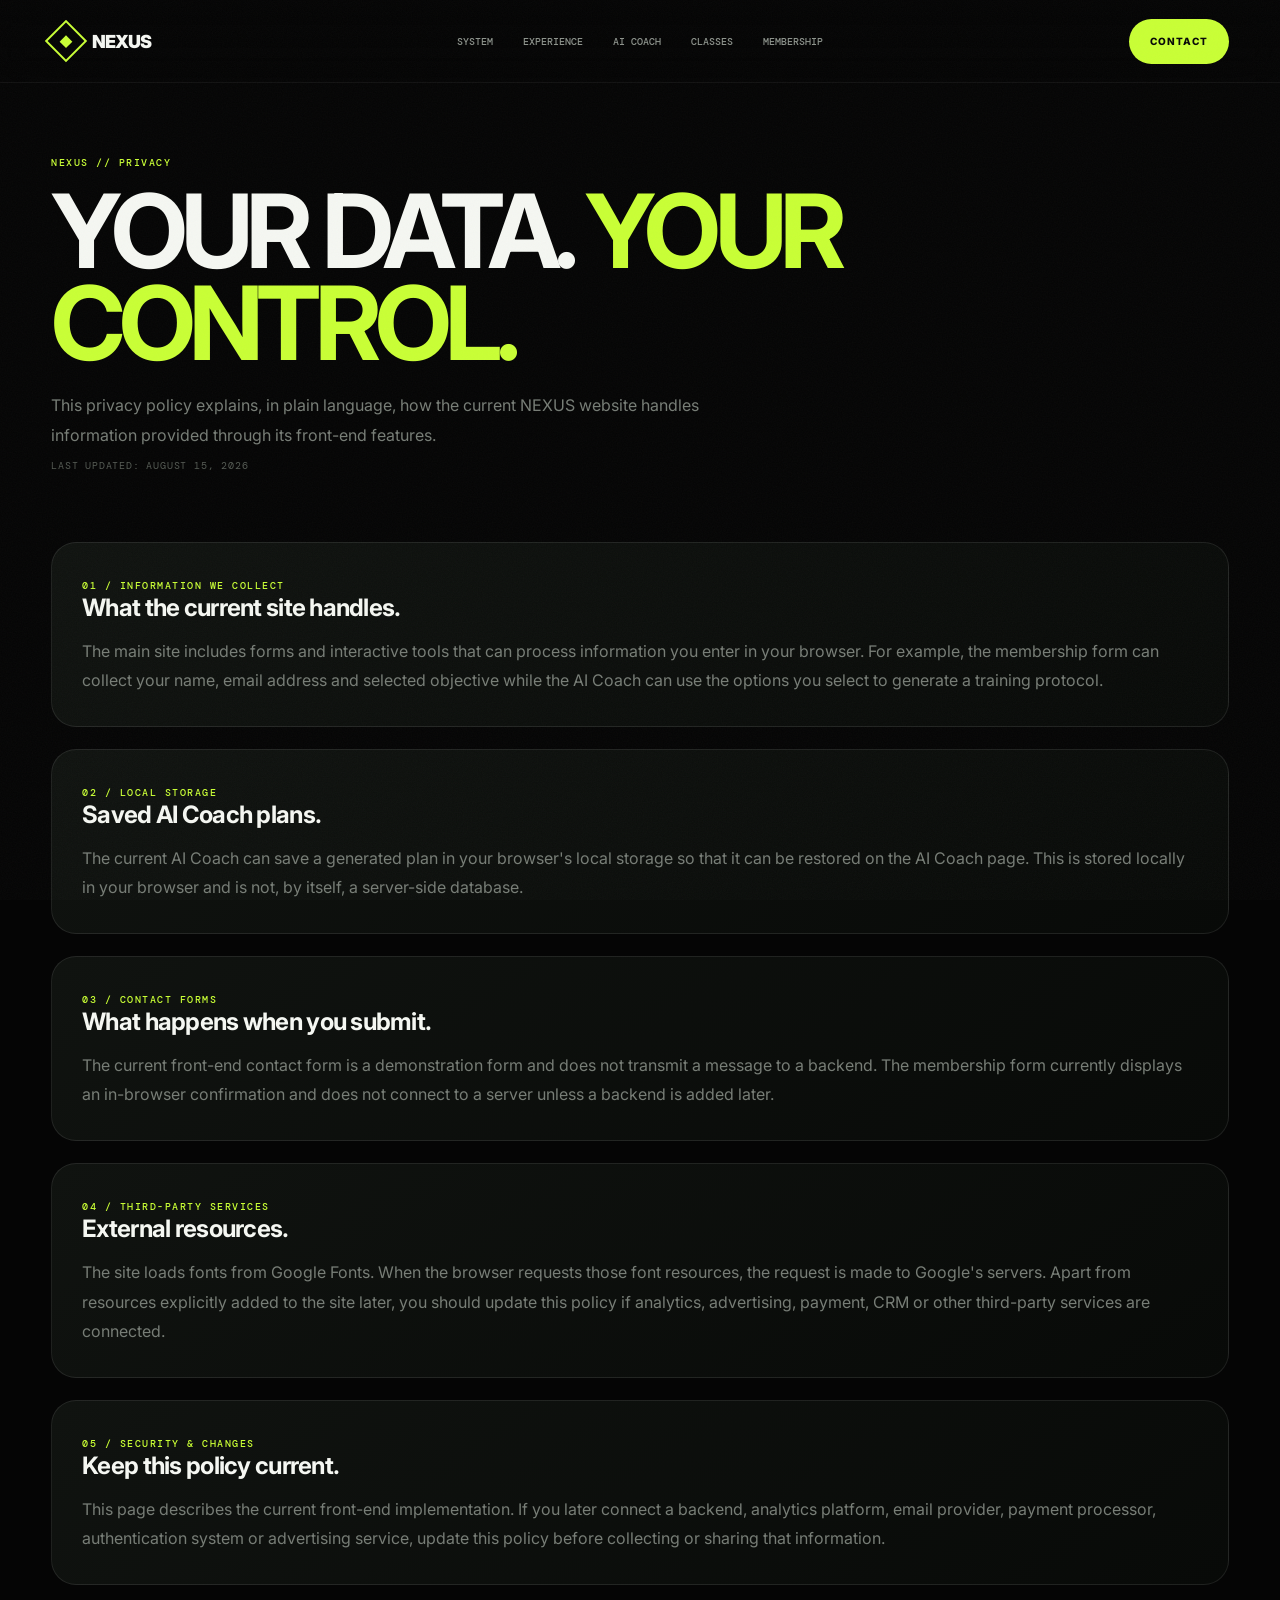
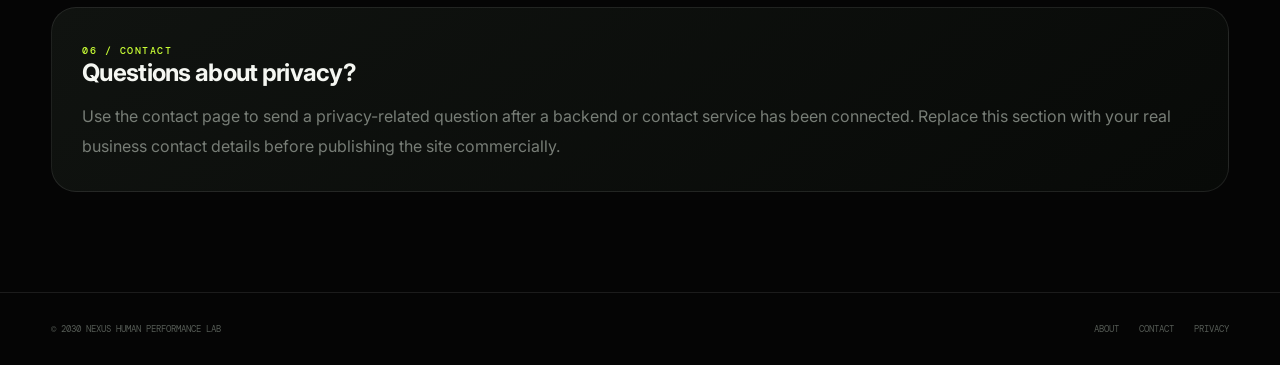
<file: pages/privacy.html>
<!DOCTYPE html>
<html lang="en">
<head>
    <meta charset="UTF-8">
    <meta name="viewport" content="width=device-width, initial-scale=1.0">
    <meta name="description" content="NEXUS privacy policy and current website data practices.">
    <meta name="theme-color" content="#050505">
    <title>NEXUS — Privacy Policy</title>

    <link rel="preconnect" href="https://fonts.googleapis.com">
    <link rel="preconnect" href="https://fonts.gstatic.com" crossorigin>
    <link href="https://fonts.googleapis.com/css2?family=DM+Mono:wght@300;400;500&family=Inter:wght@400;500;600;700;800;900&display=swap" rel="stylesheet">

    <link rel="stylesheet" href="../css/reset.css">
    <link rel="stylesheet" href="../css/variables.css">
    <link rel="stylesheet" href="../css/components.css">
    <link rel="stylesheet" href="../css/sections.css">
    <link rel="stylesheet" href="../css/responsive.css">
    
<style>
    .page-shell {
        min-height: 100vh;
        padding: 150px 0 100px;
    }

    .page-hero {
        max-width: 900px;
        margin-bottom: 70px;
    }

    .page-hero h1 {
        margin: 15px 0 22px;
        color: var(--white);
        font-size: clamp(3.4rem, 8vw, 7rem);
        line-height: .9;
        letter-spacing: -.065em;
    }

    .page-hero h1 span {
        color: var(--lime);
    }

    .page-hero p {
        max-width: 720px;
        color: var(--muted);
        line-height: 1.85;
    }

    .page-grid {
        display: grid;
        grid-template-columns: repeat(2, minmax(0, 1fr));
        gap: 22px;
    }

    .page-card {
        padding: 30px;
        border: 1px solid var(--line);
        border-radius: var(--radius-lg);
        background: linear-gradient(145deg, #101310, #080a08);
    }

    .page-card.wide {
        grid-column: 1 / -1;
    }

    .page-card h2,
    .page-card h3 {
        color: var(--white);
        margin-bottom: 12px;
        letter-spacing: -.03em;
    }

    .page-card p,
    .page-card li {
        color: var(--muted);
        line-height: 1.85;
    }

    .page-card ul {
        padding-left: 20px;
        margin-top: 12px;
    }

    .page-stat {
        margin-top: 18px;
        color: var(--lime);
        font: 10px var(--font-mono);
        letter-spacing: .12em;
        text-transform: uppercase;
    }

    .contact-form {
        display: grid;
        gap: 16px;
        margin-top: 18px;
    }

    .contact-form label {
        display: grid;
        gap: 8px;
        color: var(--muted);
        font: 9px var(--font-mono);
        letter-spacing: .08em;
        text-transform: uppercase;
    }

    .contact-form input,
    .contact-form textarea,
    .contact-form select {
        width: 100%;
        padding: 14px;
        outline: none;
        border: 1px solid var(--line);
        border-radius: var(--radius-sm);
        background: #090b09;
        color: var(--white);
    }

    .contact-form textarea {
        min-height: 150px;
        resize: vertical;
    }

    .contact-form input:focus,
    .contact-form textarea:focus,
    .contact-form select:focus {
        border-color: rgba(201,255,53,.5);
    }

    .contact-note {
        margin-top: 14px;
        color: var(--muted-dark);
        font-size: 11px;
        line-height: 1.7;
    }

    .legal-content {
        display: grid;
        gap: 22px;
    }

    .legal-content .page-card h2 {
        margin-bottom: 15px;
    }

    .legal-date {
        margin-top: 8px;
        color: var(--muted-dark);
        font: 10px var(--font-mono);
        letter-spacing: .08em;
    }

    @media (max-width: 760px) {
        .page-shell {
            padding: 115px 0 70px;
        }

        .page-grid {
            grid-template-columns: 1fr;
        }

        .page-card.wide {
            grid-column: auto;
        }

        .page-card {
            padding: 24px;
        }
    }
</style>

</head>
<body>
    <div class="noise"></div>

    <header class="site-header">
        <nav class="navbar container">
            <a href="../index.html" class="brand magnetic">
                <span class="brand-symbol"><span></span></span>
                <span>NEXUS</span>
            </a>

            <div class="nav-links">
                <a href="../index.html#system">SYSTEM</a>
                <a href="../index.html#experience">EXPERIENCE</a>
                <a href="ai-coach.html">AI COACH</a>
                <a href="../index.html#classes">CLASSES</a>
                <a href="../index.html#membership">MEMBERSHIP</a>
            </div>

            <div class="nav-right">
                <a href="contact.html" class="button button-primary magnetic">CONTACT</a>
            </div>
        </nav>
    </header>

    <main class="page-shell">
        <div class="container">
            
<section class="page-hero">
    <span class="section-number">NEXUS // PRIVACY</span>
    <h1>YOUR DATA. <span>YOUR CONTROL.</span></h1>
    <p>
        This privacy policy explains, in plain language, how the current NEXUS
        website handles information provided through its front-end features.
    </p>
    <div class="legal-date">LAST UPDATED: AUGUST 15, 2026</div>
</section>

<section class="legal-content">
    <article class="page-card">
        <span class="section-number">01 / INFORMATION WE COLLECT</span>
        <h2>What the current site handles.</h2>
        <p>
            The main site includes forms and interactive tools that can process
            information you enter in your browser. For example, the membership
            form can collect your name, email address and selected objective
            while the AI Coach can use the options you select to generate a
            training protocol.
        </p>
    </article>

    <article class="page-card">
        <span class="section-number">02 / LOCAL STORAGE</span>
        <h2>Saved AI Coach plans.</h2>
        <p>
            The current AI Coach can save a generated plan in your browser's
            local storage so that it can be restored on the AI Coach page.
            This is stored locally in your browser and is not, by itself, a
            server-side database.
        </p>
    </article>

    <article class="page-card">
        <span class="section-number">03 / CONTACT FORMS</span>
        <h2>What happens when you submit.</h2>
        <p>
            The current front-end contact form is a demonstration form and
            does not transmit a message to a backend. The membership form
            currently displays an in-browser confirmation and does not connect
            to a server unless a backend is added later.
        </p>
    </article>

    <article class="page-card">
        <span class="section-number">04 / THIRD-PARTY SERVICES</span>
        <h2>External resources.</h2>
        <p>
            The site loads fonts from Google Fonts. When the browser requests
            those font resources, the request is made to Google's servers.
            Apart from resources explicitly added to the site later, you should
            update this policy if analytics, advertising, payment, CRM or other
            third-party services are connected.
        </p>
    </article>

    <article class="page-card">
        <span class="section-number">05 / SECURITY & CHANGES</span>
        <h2>Keep this policy current.</h2>
        <p>
            This page describes the current front-end implementation. If you
            later connect a backend, analytics platform, email provider,
            payment processor, authentication system or advertising service,
            update this policy before collecting or sharing that information.
        </p>
    </article>

    <article class="page-card">
        <span class="section-number">06 / CONTACT</span>
        <h2>Questions about privacy?</h2>
        <p>
            Use the contact page to send a privacy-related question after a
            backend or contact service has been connected. Replace this
            section with your real business contact details before publishing
            the site commercially.
        </p>
    </article>
</section>

        </div>
    </main>

    <footer class="site-footer">
        <div class="container footer-inner">
            <span>© 2030 NEXUS HUMAN PERFORMANCE LAB</span>
            <div>
                <a href="about.html">ABOUT</a>
                <a href="contact.html">CONTACT</a>
                <a href="privacy.html">PRIVACY</a>
            </div>
        </div>
    </footer>
</body>
</html>
</file>
<file: css/variables.css>
:root {

    --bg: #050505;
    --bg-soft: #080a08;
    --panel: #0c0f0c;
    --panel-light: #111411;

    --lime: #c9ff35;
    --lime-bright: #d7ff63;

    --white: #f5f7f2;
    --muted: #777d76;
    --muted-dark: #555b54;

    --cyan: #35f5ff;
    --purple: #8f6cff;
    --red: #ff4d5a;

    --line: rgba(255, 255, 255, 0.09);
    --line-light: rgba(255, 255, 255, 0.14);

    --radius-sm: 12px;
    --radius-md: 18px;
    --radius-lg: 25px;
    --radius-xl: 32px;

    --container: 1380px;

    --ease: cubic-bezier(.16, 1, .3, 1);

    --font-main: "Inter", Arial, sans-serif;
    --font-mono: "DM Mono", monospace;
}
</file>
<file: css/components.css>
body {
    background: var(--bg);
    color: var(--white);
    font-family: var(--font-main);
    overflow-x: hidden;
}

body.modal-open {
    overflow: hidden;
}

.container {
    width: min(var(--container), 92%);
    margin-inline: auto;
}

.section {
    position: relative;
    padding: 150px 0;
}

.noise {
    position: fixed;
    inset: 0;
    z-index: 9998;
    pointer-events: none;
    opacity: .035;

    background-image:
        url("data:image/svg+xml,%3Csvg xmlns='http://www.w3.org/2000/svg' width='180' height='180'%3E%3Cfilter id='noise'%3E%3CfeTurbulence type='fractalNoise' baseFrequency='.8' numOctaves='4' stitchTiles='stitch'/%3E%3C/filter%3E%3Crect width='100%25' height='100%25' filter='url(%23noise)'/%3E%3C/svg%3E");
}

/* LOADER */

.site-loader {
    position: fixed;
    inset: 0;
    z-index: 10000;

    display: grid;
    place-items: center;

    background: var(--bg);

    transition:
        opacity .8s var(--ease),
        visibility .8s;
}

.site-loader.loaded {
    opacity: 0;
    visibility: hidden;
}

.loader-core {
    display: grid;
    place-items: center;
    gap: 20px;

    font:
        600 12px var(--font-mono);

    letter-spacing: .2em;
}

.loader-ring {
    width: 80px;
    height: 80px;

    border-radius: 50%;

    border:
        1px solid rgba(201,255,53,.15);

    border-top-color: var(--lime);

    animation: loaderSpin 1s linear infinite;
}

.loader-status {
    position: absolute;
    bottom: 40px;

    color: var(--muted);

    font:
        10px var(--font-mono);

    letter-spacing: .12em;
}

@keyframes loaderSpin {
    to {
        transform: rotate(360deg);
    }
}

/* SCROLL */

.scroll-progress {
    position: fixed;
    top: 0;
    left: 0;

    width: 0;
    height: 2px;

    z-index: 10001;

    background: var(--lime);
    box-shadow: 0 0 20px var(--lime);

    transform-origin: left;
}

/* CURSOR */

.custom-cursor {
    position: fixed;

    width: 18px;
    height: 18px;

    border:
        1px solid var(--lime);

    border-radius: 50%;

    pointer-events: none;

    z-index: 10002;

    transform:
        translate(-50%, -50%);

    mix-blend-mode: difference;

    transition:
        width .2s,
        height .2s;
}

.custom-cursor.hover {
    width: 42px;
    height: 42px;
}

.cursor-dot {
    position: fixed;

    width: 4px;
    height: 4px;

    background: var(--lime);
    border-radius: 50%;

    pointer-events: none;

    z-index: 10003;

    transform:
        translate(-50%, -50%);
}

/* BUTTONS */

.button {
    min-height: 45px;

    padding:
        0 21px;

    display: inline-flex;
    align-items: center;
    justify-content: center;
    gap: 10px;

    border-radius: 999px;

    cursor: pointer;

    font:
        800 10px var(--font-main);

    letter-spacing: .09em;

    text-transform: uppercase;

    transition:
        transform .35s var(--ease),
        box-shadow .35s var(--ease),
        border-color .35s var(--ease),
        background .35s var(--ease);
}

.button:hover {
    transform: translateY(-3px);
}

.button-primary {
    color: #070807;
    background: var(--lime);

    box-shadow:
        0 0 0 rgba(201,255,53,0);
}

.button-primary:hover {
    box-shadow:
        0 15px 40px rgba(201,255,53,.18);
}

.button-dark {
    color: var(--white);

    background: #101310;

    border:
        1px solid var(--line);
}

.button-dark:hover {
    border-color:
        rgba(201,255,53,.35);

    background: #131713;
}

/* EYEBROW */

.eyebrow,
.section-number {
    color: var(--lime);

    font:
        500 10px var(--font-mono);

    letter-spacing: .15em;
    text-transform: uppercase;
}

.eyebrow {
    display: flex;
    align-items: center;
    gap: 10px;
}

.eyebrow span {
    width: 38px;
    height: 1px;
    background: var(--lime);
}

/* GLASS */

.glass-panel {
    border:
        1px solid var(--line);

    border-radius:
        var(--radius-lg);

    background:
        linear-gradient(
            145deg,
            #101310,
            #080a08
        );
}

/* REVEAL */

.reveal {
    opacity: 0;

    transform:
        translateY(45px);

    transition:
        opacity .9s var(--ease),
        transform .9s var(--ease);
}

.reveal.visible {
    opacity: 1;

    transform:
        translateY(0);
}

/* TOAST */

.toast {
    position: fixed;

    left: 50%;
    bottom: 30px;

    z-index: 9000;

    padding:
        15px 22px;

    border:
        1px solid rgba(201,255,53,.35);

    border-radius: 999px;

    background:
        rgba(13,17,12,.95);

    color: var(--lime);

    font:
        10px var(--font-mono);

    transform:
        translate(-50%, 100px);

    opacity: 0;

    transition:
        transform .4s var(--ease),
        opacity .4s var(--ease);

    pointer-events: none;
}

.toast.visible {
    transform:
        translate(-50%, 0);

    opacity: 1;
}

/* MODAL */

.modal {
    position: fixed;
    inset: 0;

    z-index: 8000;

    display: grid;
    place-items: center;

    padding: 20px;

    visibility: hidden;
    opacity: 0;

    transition:
        opacity .4s var(--ease),
        visibility .4s;
}

.modal.active {
    visibility: visible;
    opacity: 1;
}

.modal-backdrop {
    position: absolute;
    inset: 0;

    background:
        rgba(0,0,0,.82);

    backdrop-filter:
        blur(20px);
}

.modal-card {
    position: relative;

    width:
        min(500px, 100%);

    padding: 40px;

    border:
        1px solid rgba(201,255,53,.2);

    border-radius:
        var(--radius-lg);

    background:
        #0c0f0c;

    transform:
        translateY(30px) scale(.97);

    transition:
        transform .5s var(--ease);
}

.modal.active .modal-card {
    transform:
        translateY(0) scale(1);
}

.modal-card h2 {
    margin-top: 15px;

    font-size:
        clamp(35px, 6vw, 55px);

    line-height: .9;

    letter-spacing: -.07em;
}

.modal-card h2 span {
    color: var(--lime);
}

.modal-card > p {
    margin: 18px 0 28px;

    color: var(--muted);

    font-size: 12px;
    line-height: 1.7;
}

.modal-close {
    position: absolute;

    top: 18px;
    right: 18px;

    width: 34px;
    height: 34px;

    border:
        1px solid var(--line);

    border-radius: 50%;

    background: #111;

    color: white;

    cursor: pointer;

    font-size: 20px;
}

#joinForm {
    display: grid;
    gap: 15px;
}

#joinForm label {
    display: grid;
    gap: 7px;

    color: var(--muted);

    font:
        9px var(--font-mono);

    letter-spacing: .08em;
}

#joinForm input,
#joinForm select {
    width: 100%;

    padding: 14px;

    outline: none;

    border:
        1px solid var(--line);

    border-radius:
        var(--radius-sm);

    background:
        #090b09;

    color:
        var(--white);
}

#joinForm input:focus,
#joinForm select:focus {
    border-color:
        rgba(201,255,53,.5);
}

#joinForm .button {
    width: 100%;
    margin-top: 8px;
}
</file>
<file: css/sections.css>
/* HEADER */

.site-header {
    position: fixed;

    top: 0;
    left: 0;
    right: 0;

    z-index: 1000;

    background:
        linear-gradient(
            180deg,
            rgba(5,5,5,.96),
            rgba(5,5,5,.35)
        );

    backdrop-filter:
        blur(20px);

    border-bottom:
        1px solid rgba(255,255,255,.05);
}

.navbar {
    height: 82px;

    display: flex;
    align-items: center;
    justify-content: space-between;
}

.brand {
    display: flex;
    align-items: center;
    gap: 11px;

    font-size: 18px;
    font-weight: 900;

    letter-spacing: -.06em;
}

.brand-symbol {
    width: 30px;
    height: 30px;

    display: grid;
    place-items: center;

    border:
        2px solid var(--lime);

    transform: rotate(45deg);
}

.brand-symbol span {
    width: 9px;
    height: 9px;

    background: var(--lime);
}

.nav-links {
    display: flex;
    gap: 30px;
}

.nav-links a {
    color: #8d938c;

    font:
        500 10px var(--font-mono);

    transition:
        color .25s;
}

.nav-links a:hover {
    color: var(--lime);
}

.nav-right {
    display: flex;
    align-items: center;
    gap: 15px;
}

.system-status {
    display: flex;
    align-items: center;
    gap: 7px;

    color: #8d938c;

    font:
        10px var(--font-mono);
}

.system-status span,
.live-indicator span {
    width: 7px;
    height: 7px;

    border-radius: 50%;

    background: var(--lime);

    box-shadow:
        0 0 12px var(--lime);

    animation:
        statusPulse 1.8s infinite;
}

@keyframes statusPulse {
    50% {
        opacity: .35;
        transform: scale(.7);
    }
}

.mobile-menu-button {
    display: none;

    width: 40px;
    height: 40px;

    background: transparent;

    flex-direction: column;
    justify-content: center;
    gap: 5px;

    cursor: pointer;
}

.mobile-menu-button span {
    width: 22px;
    height: 1px;

    background: white;
}

.mobile-menu {
    display: none;
}

/* HERO */

.hero {
    min-height: 100vh;

    display: flex;
    align-items: center;

    overflow: hidden;

    padding-top: 80px;
}

.hero-grid {
    position: absolute;
    inset: 0;

    background-image:
        linear-gradient(
            rgba(255,255,255,.035) 1px,
            transparent 1px
        ),
        linear-gradient(
            90deg,
            rgba(255,255,255,.035) 1px,
            transparent 1px
        );

    background-size:
        80px 80px;

    mask-image:
        linear-gradient(
            to bottom,
            black,
            transparent 90%
        );
}

.hero-glow {
    position: absolute;

    border-radius: 50%;

    pointer-events: none;

    filter: blur(30px);
}

.hero-glow-one {
    width: 700px;
    height: 700px;

    right: -150px;
    top: 80px;

    background:
        radial-gradient(
            circle,
            rgba(201,255,53,.13),
            transparent 65%
        );
}

.hero-glow-two {
    width: 450px;
    height: 450px;

    left: -200px;
    bottom: -200px;

    background:
        radial-gradient(
            circle,
            rgba(143,108,255,.07),
            transparent 70%
        );
}

.hero-container {
    position: relative;
    z-index: 2;
}

.hero-content {
    padding: 100px 0;
}

.hero-title {
    max-width: 1050px;

    margin-top: 25px;

    font-size:
        clamp(65px, 10vw, 155px);

    line-height: .82;

    letter-spacing: -.09em;

    font-weight: 900;
}

.hero-title span {
    display: block;
}

.hero-title .outline {
    color: transparent;

    -webkit-text-stroke:
        1px #626960;
}

.hero-title .lime {
    color: var(--lime);
}

.hero-bottom {
    display: grid;

    grid-template-columns:
        1.2fr auto auto;

    align-items: end;

    gap: 40px;

    margin-top: 55px;
}

.hero-description {
    max-width: 500px;

    color: #858b84;

    font-size: 14px;
    line-height: 1.8;
}

.hero-actions {
    display: flex;
    gap: 10px;
}

.hero-metrics {
    display: flex;
    gap: 35px;

    color: #6c726b;

    font:
        9px var(--font-mono);
}

.hero-metrics strong {
    display: block;

    margin-top: 7px;

    color: white;

    font:
        700 25px var(--font-main);

    letter-spacing: -.05em;
}

/* ORBIT */

.hero-orbit-system {
    position: absolute;

    right: 5%;
    top: 22%;

    width:
        min(38vw, 520px);

    aspect-ratio: 1;

    z-index: 1;

    transition:
        transform .2s linear;
}

.hero-orbit {
    position: absolute;

    inset: 8%;

    border:
        1px solid rgba(201,255,53,.18);

    border-radius: 50%;

    animation:
        orbitSpin 20s linear infinite;
}

.orbit-two {
    inset: 20%;

    border-color:
        rgba(53,245,255,.12);

    animation-duration:
        14s;

    animation-direction:
        reverse;
}

.orbit-three {
    inset: 32%;

    border-color:
        rgba(255,255,255,.1);

    animation-duration:
        9s;
}

.hero-orbit::before {
    content: "";

    position: absolute;

    width: 8px;
    height: 8px;

    border-radius: 50%;

    top: 10%;
    left: 13%;

    background: var(--lime);

    box-shadow:
        0 0 20px var(--lime);
}

.orbit-two::before {
    background: var(--cyan);

    box-shadow:
        0 0 20px var(--cyan);

    top: 75%;
    left: 8%;
}

@keyframes orbitSpin {
    to {
        transform: rotate(360deg);
    }
}

.hero-core {
    position: absolute;

    inset: 37%;

    display: grid;
    place-items: center;

    border:
        1px solid rgba(201,255,53,.5);

    border-radius: 50%;

    background:
        radial-gradient(
            circle,
            #27340e,
            #0a0c08 65%
        );

    box-shadow:
        0 0 100px rgba(201,255,53,.08);
}

.hero-core span {
    color: var(--lime);

    font-size: 45px;

    animation:
        corePulse 2s infinite;
}

@keyframes corePulse {
    50% {
        transform: scale(1.12);
        opacity: .65;
    }
}

/* SECTION HEADINGS */

.section-heading {
    display: flex;

    justify-content: space-between;
    align-items: end;

    gap: 40px;

    margin-bottom: 70px;
}

.section-heading h2 {
    max-width: 800px;

    margin-top: 18px;

    font-size:
        clamp(45px, 6vw, 85px);

    line-height: .9;

    letter-spacing: -.075em;
}

.section-heading h2 span {
    display: block;
    color: #555b54;
}

.section-heading > p {
    max-width: 390px;

    color: #747a73;

    font-size: 13px;
    line-height: 1.8;
}

/* COMMAND */

.command-section {
    background: #070807;
}

.dashboard-grid {
    display: grid;

    grid-template-columns:
        1.4fr .6fr;

    gap: 14px;
}

.performance-panel {
    min-height: 520px;

    padding: 30px;
}

.panel-header {
    display: flex;

    justify-content: space-between;
    align-items: start;

    margin-bottom: 35px;
}

.panel-label {
    display: block;

    color: #656b64;

    font:
        9px var(--font-mono);

    letter-spacing: .1em;
}

.panel-header h3 {
    margin-top: 6px;

    font-size: 14px;
}

.live-indicator {
    display: flex;
    align-items: center;
    gap: 7px;

    color: var(--lime);

    font:
        9px var(--font-mono);
}

.performance-chart {
    position: relative;

    height: 280px;

    overflow: hidden;
}

.chart-grid {
    position: absolute;
    inset: 0;

    background-image:
        linear-gradient(
            rgba(255,255,255,.04) 1px,
            transparent 1px
        ),
        linear-gradient(
            90deg,
            rgba(255,255,255,.04) 1px,
            transparent 1px
        );

    background-size:
        50px 50px;
}

.performance-chart svg {
    position: absolute;

    inset: 0;

    width: 100%;
    height: 100%;
}

.chart-area {
    fill:
        url("#chartGradient");

    opacity: .13;
}

.chart-line {
    fill: none;

    stroke:
        var(--lime);

    stroke-width: 3;

    stroke-linecap: round;
    stroke-linejoin: round;

    filter:
        drop-shadow(
            0 0 8px
            rgba(201,255,53,.45)
        );

    stroke-dasharray: 1000;
    stroke-dashoffset: 1000;

    animation:
        drawChart 2.5s var(--ease) forwards;
}

@keyframes drawChart {
    to {
        stroke-dashoffset: 0;
    }
}

.chart-labels {
    position: absolute;

    left: 0;
    right: 0;
    bottom: 0;

    display: flex;
    justify-content: space-between;

    color: #525850;

    font:
        9px var(--font-mono);
}

.performance-stats {
    display: grid;

    grid-template-columns:
        repeat(4, 1fr);

    gap: 10px;

    margin-top: 25px;
}

.metric-card {
    padding: 17px;

    border:
        1px solid rgba(255,255,255,.06);

    border-radius:
        var(--radius-md);

    background:
        #0b0d0b;
}

.metric-card span {
    color: #626861;

    font:
        9px var(--font-mono);
}

.metric-card strong {
    display: block;

    margin-top: 8px;

    font-size: 25px;

    letter-spacing: -.06em;
}

.metric-card em {
    color: var(--lime);

    font:
        9px var(--font-main);

    font-style: normal;
}

/* DASHBOARD SIDE */

.dashboard-side {
    display: grid;

    grid-template-rows: 1fr auto;

    gap: 12px;
}

.energy-panel {
    min-height: 245px;

    display: grid;
    place-items: center;

    background:
        radial-gradient(
            circle at center,
            rgba(201,255,53,.08),
            transparent 55%
        );
}

.energy-progress {
    width: 150px;
    height: 150px;

    display: grid;
    place-items: center;

    border-radius: 50%;

    background:
        conic-gradient(
            var(--lime) 0 82%,
            #20251e 82% 100%
        );

    position: relative;
}

.energy-progress::before {
    content: "";

    position: absolute;
    inset: 8px;

    border-radius: 50%;

    background: #0b0d0b;
}

.energy-content {
    position: relative;
    z-index: 2;

    text-align: center;
}

.energy-content strong {
    display: block;

    font-size: 42px;

    letter-spacing: -.08em;
}

.energy-content span {
    color: #697068;

    font:
        9px var(--font-mono);
}

.ai-insight {
    padding: 22px;

    border:
        1px solid rgba(201,255,53,.18);

    border-radius:
        var(--radius-md);

    background:
        #11150c;
}

.ai-insight-header {
    display: flex;

    align-items: center;

    gap: 10px;

    margin-bottom: 15px;
}

.ai-icon {
    width: 30px;
    height: 30px;

    display: grid;
    place-items: center;

    border-radius: 9px;

    background: var(--lime);
    color: #070807;

    font-weight: 900;
}

.ai-insight-header span {
    display: block;

    color: var(--lime);

    font:
        9px var(--font-mono);
}

.ai-insight-header strong {
    display: block;

    margin-top: 3px;

    font-size: 12px;
}

.ai-insight p {
    color: #899083;

    font-size: 11px;

    line-height: 1.7;
}

.ai-insight p strong {
    color: white;
}

/* EXPERIENCE */

.experience-section {
    overflow: hidden;
}

.experience-grid {
    display: grid;

    grid-template-columns:
        repeat(3, 1fr);

    gap: 14px;
}

.experience-card {
    position: relative;

    min-height: 470px;

    padding: 28px;

    overflow: hidden;

    border:
        1px solid var(--line);

    border-radius:
        var(--radius-lg);

    background: #0a0c0a;

    transition:
        transform .5s var(--ease),
        border-color .5s;
}

.experience-card::before {
    content: "";

    position: absolute;

    width: 300px;
    height: 300px;

    right: -120px;
    top: -120px;

    border-radius: 50%;

    background:
        radial-gradient(
            circle,
            rgba(201,255,53,.15),
            transparent 70%
        );
}

.experience-card:hover {
    transform:
        translateY(-10px);

    border-color:
        rgba(201,255,53,.3);
}

.card-number {
    color: #555b54;

    font:
        9px var(--font-mono);
}

.experience-visual {
    margin-top: 100px;

    color: var(--lime);

    font-size: 55px;

    transition:
        transform .6s var(--ease);
}

.experience-card:hover .experience-visual {
    transform:
        scale(1.15)
        rotate(10deg);
}

.experience-card h3 {
    margin-top: 30px;

    font-size: 27px;

    letter-spacing: -.05em;
}

.experience-card p {
    margin-top: 12px;

    color: #6f756e;

    font-size: 12px;

    line-height: 1.7;
}

/* COACH */

.coach-section {
    background:
        radial-gradient(
            circle at 20% 50%,
            rgba(143,108,255,.08),
            transparent 30%
        ),
        #070807;
}

.coach-interface {
    display: grid;

    grid-template-columns:
        .8fr 1.2fr;

    overflow: hidden;

    border:
        1px solid var(--line);

    border-radius:
        var(--radius-xl);

    background: #090b09;
}

.coach-visual {
    min-height: 570px;

    position: relative;

    display: grid;
    place-items: center;

    background:
        radial-gradient(
            circle,
            rgba(201,255,53,.11),
            transparent 45%
        ),

        repeating-linear-gradient(
            90deg,
            transparent 0 50px,
            rgba(255,255,255,.025) 51px
        ),

        repeating-linear-gradient(
            0deg,
            transparent 0 50px,
            rgba(255,255,255,.025) 51px
        );
}

.scan-line {
    position: absolute;

    left: 0;
    right: 0;

    height: 2px;

    background: var(--lime);

    box-shadow:
        0 0 20px var(--lime);

    animation:
        scanning 2.5s ease-in-out infinite;
}

@keyframes scanning {
    0%,
    100% {
        top: 20%;
        opacity: .2;
    }

    50% {
        top: 75%;
        opacity: 1;
    }
}

.human-model {
    position: relative;

    width: 180px;
    height: 390px;
}

.human-head {
    position: absolute;

    width: 64px;
    height: 76px;

    left: 58px;
    top: 0;

    border:
        2px solid var(--lime);

    border-radius: 50%;

    box-shadow:
        0 0 25px rgba(201,255,53,.15);
}

.human-body {
    position: absolute;

    width: 95px;
    height: 210px;

    left: 43px;
    top: 83px;

    border:
        2px solid var(--lime);

    border-radius:
        45px 45px 20px 20px;
}

.human-arm,
.human-leg {
    position: absolute;

    border:
        2px solid var(--lime);

    border-radius: 20px;
}

.human-arm {
    width: 22px;
    height: 180px;

    top: 90px;
}

.human-arm-left {
    left: 15px;
    transform: rotate(9deg);
}

.human-arm-right {
    right: 15px;
    transform: rotate(-9deg);
}

.human-leg {
    width: 30px;
    height: 170px;

    top: 275px;
}

.human-leg-left {
    left: 48px;
}

.human-leg-right {
    right: 48px;
}

.coach-content {
    padding: 50px;

    display: flex;
    flex-direction: column;
    justify-content: center;
}

.coach-content h2 {
    max-width: 650px;

    margin-top: 18px;

    font-size:
        clamp(40px, 5vw, 70px);

    line-height: .9;

    letter-spacing: -.07em;
}

.coach-content h2 span {
    display: block;
    color: var(--lime);
}

.coach-content > p {
    max-width: 500px;

    margin: 25px 0;

    color: #70766f;

    font-size: 13px;
    line-height: 1.8;
}

.coach-input {
    display: flex;
    gap: 8px;

    padding: 8px;

    border:
        1px solid var(--line);

    border-radius:
        var(--radius-md);

    background: #0e100e;
}

.coach-input input {
    flex: 1;

    min-width: 0;

    padding: 12px;

    outline: none;

    border: 0;

    background: transparent;

    color: white;

    font-size: 12px;
}

.coach-input button {
    width: 48px;

    border-radius: 11px;

    background: var(--lime);
    color: #070807;

    cursor: pointer;

    font-weight: 900;
}

.ai-response {
    min-height: 65px;
    margin-top: 14px;
    color: #838a81;
    font-size: 11px;
    line-height: 1.7;
}

.ai-response strong {
    color: var(--lime);
}

/* CLASSES */

.classes-grid {
    display: grid;

    grid-template-columns:
        repeat(2, 1fr);

    gap: 12px;
}

.class-row {
    display: grid;

    grid-template-columns:
        90px 1fr auto;

    align-items: center;

    gap: 20px;

    padding: 24px;

    border:
        1px solid var(--line);

    border-radius:
        var(--radius-md);

    background: #0a0c0a;

    transition:
        background .3s,
        border-color .3s,
        transform .3s;
}

.class-row:hover {
    background: #10130f;

    border-color:
        rgba(201,255,53,.2);

    transform:
        translateX(5px);
}

.class-time {
    color: var(--lime);

    font:
        13px var(--font-mono);
}

.class-info h3 {
    font-size: 15px;
}

.class-info span {
    display: block;

    margin-top: 5px;

    color: #656b64;

    font:
        9px var(--font-mono);
}

/* PRICING */

.membership-section {
    background: #080908;
}

.pricing-grid {
    display: grid;

    grid-template-columns:
        repeat(3, 1fr);

    gap: 14px;
}

.price-card {
    position: relative;

    padding: 35px;

    border:
        1px solid var(--line);

    border-radius:
        var(--radius-lg);

    background: #0c0e0c;
}

.price-card.featured {
    transform:
        translateY(-15px);

    border-color:
        rgba(201,255,53,.45);

    background:
        linear-gradient(
            145deg,
            #17200d,
            #0a0d09
        );
}

.recommended {
    position: absolute;

    top: 18px;
    right: 18px;

    padding: 6px 9px;

    border-radius: 100px;

    color: #080908;
    background: var(--lime);

    font:
        8px var(--font-mono);
}

.price-card h3 {
    font-size: 20px;
}

.price {
    margin: 35px 0;

    font-size: 48px;

    letter-spacing: -.07em;
}

.price span {
    color: #626961;

    font:
        10px var(--font-mono);
}

.price-card ul {
    list-style: none;

    padding-top: 20px;

    border-top:
        1px solid var(--line);
}

.price-card li {
    padding: 9px 0;

    color: #858b83;

    font-size: 11px;
}

.price-card li::before {
    content: "✓";

    margin-right: 9px;

    color: var(--lime);
}

.price-card .button {
    width: 100%;
    margin-top: 25px;
}

/* FINAL */

.final-cta {
    min-height: 75vh;

    display: grid;
    place-items: center;

    text-align: center;

    overflow: hidden;
}

.final-glow {
    position: absolute;

    width: 900px;
    height: 500px;

    background:
        radial-gradient(
            ellipse,
            rgba(201,255,53,.12),
            transparent 65%
        );
}

.final-content {
    position: relative;
    z-index: 2;
}

.final-content h2 {
    margin-top: 20px;

    font-size:
        clamp(65px, 10vw, 145px);

    line-height: .8;

    letter-spacing: -.1em;
}

.final-content h2 span {
    color: var(--lime);
}

.final-content p {
    max-width: 500px;

    margin: 30px auto;

    color: #737970;

    font-size: 13px;
    line-height: 1.7;
}

/* FOOTER */

.site-footer {
    padding: 30px 0;

    border-top:
        1px solid var(--line);
}

.footer-inner {
    display: flex;

    justify-content: space-between;
    align-items: center;

    color: #555b55;

    font:
        9px var(--font-mono);
}

.footer-inner div {
    display: flex;
    gap: 20px;
}

.footer-inner a:hover {
    color: var(--lime);
}

.footer-main {
    display: flex;
    flex-direction: column;
    gap: 10px;
}

.footer-contact {
    display: flex;
    flex-wrap: wrap;
    gap: 16px;
    color: var(--muted);
    font: 10px var(--font-mono);
}

.footer-contact a {
    color: var(--lime);
}

.footer-contact a:hover {
    text-decoration: underline;
}
</file>
<file: css/responsive.css>
@media (max-width: 1100px) {

    .nav-links {
        display: none;
    }

    .system-status {
        display: none;
    }

    .hero-orbit-system {
        right: -100px;
        opacity: .45;
    }

    .hero-bottom {
        grid-template-columns:
            1fr 1fr;
    }

    .hero-metrics {
        grid-column: 1 / -1;
    }

    .dashboard-grid {
        grid-template-columns: 1fr;
    }

    .dashboard-side {
        grid-template-columns: 1fr 1fr;
        grid-template-rows: auto;
    }

    .experience-grid {
        grid-template-columns: 1fr 1fr;
    }

    .experience-card:last-child {
        grid-column: 1 / -1;
    }

    .coach-interface {
        grid-template-columns: 1fr;
    }

    .coach-visual {
        min-height: 450px;
    }

    .pricing-grid {
        grid-template-columns: 1fr 1fr;
    }

    .price-card.featured {
        transform: none;
    }

    .price-card:last-child {
        grid-column: 1 / -1;
    }
}


@media (max-width: 760px) {

    .section {
        padding: 95px 0;
    }

    .navbar {
        height: 72px;
    }

    .nav-right .button {
        display: none;
    }

    .mobile-menu-button {
        display: flex;
    }

    .mobile-menu {
        position: absolute;

        top: 72px;
        left: 0;
        right: 0;

        display: flex;

        flex-direction: column;

        gap: 20px;

        padding: 25px;

        background:
            rgba(5,5,5,.97);

        border-bottom:
            1px solid var(--line);

        transform:
            translateY(-20px);

        opacity: 0;
        visibility: hidden;

        transition:
            .4s var(--ease);
    }

    .mobile-menu.active {
        transform:
            translateY(0);

        opacity: 1;
        visibility: visible;
    }

    .mobile-menu a {
        color: #aaa;

        font:
            10px var(--font-mono);
    }

    .mobile-menu .button {
        width: 100%;
    }

    .hero {
        min-height: 850px;
    }

    .hero-content {
        padding: 80px 0;
    }

    .hero-title {
        font-size:
            clamp(58px, 17vw, 105px);
    }

    .hero-orbit-system {
        width: 500px;

        right: -200px;
        top: 42%;

        opacity: .3;
    }

    .hero-bottom {
        display: flex;

        flex-direction: column;

        align-items: flex-start;

        gap: 25px;
    }

    .hero-actions {
        width: 100%;
        flex-wrap: wrap;
    }

    .hero-metrics {
        gap: 25px;
    }

    .section-heading {
        flex-direction: column;

        align-items: flex-start;

        margin-bottom: 45px;
    }

    .section-heading h2 {
        font-size:
            clamp(42px, 12vw, 70px);
    }

    .dashboard-side {
        grid-template-columns: 1fr;
    }

    .performance-stats {
        grid-template-columns:
            1fr 1fr;
    }

    .experience-grid {
        grid-template-columns: 1fr;
    }

    .experience-card:last-child {
        grid-column: auto;
    }

    .experience-card {
        min-height: 390px;
    }

    .coach-content {
        padding: 35px 25px;
    }

    .coach-content h2 {
        font-size:
            clamp(42px, 12vw, 65px);
    }

    .classes-grid {
        grid-template-columns: 1fr;
    }

    .class-row {
        grid-template-columns:
            70px 1fr;

        gap: 12px;
    }

    .class-row .button {
        grid-column: 2;
        width: max-content;
    }

    .pricing-grid {
        grid-template-columns: 1fr;
    }

    .price-card:last-child {
        grid-column: auto;
    }

    .footer-inner {
        flex-direction: column;

        gap: 15px;

        text-align: center;
    }
}


@media (max-width: 500px) {

    .container {
        width: 90%;
    }

    .hero {
        min-height: 780px;
    }

    .hero-title {
        font-size: 20vw;
    }

    .hero-description {
        font-size: 12px;
    }

    .performance-panel {
        padding: 20px;
    }

    .performance-stats {
        gap: 7px;
    }

    .metric-card {
        padding: 13px;
    }

    .metric-card strong {
        font-size: 21px;
    }

    .coach-visual {
        min-height: 380px;
    }

    .human-model {
        transform: scale(.8);
    }

    .modal-card {
        padding: 30px 22px;
    }

    .footer-inner div {
        flex-wrap: wrap;
        justify-content: center;
    }
}


@media (pointer: coarse) {

    .custom-cursor,
    .cursor-dot {
        display: none;
    }
}


@media (prefers-reduced-motion: reduce) {

    html {
        scroll-behavior: auto;
    }

    *,
    *::before,
    *::after {
        animation-duration: .01ms !important;
        animation-iteration-count: 1 !important;
        transition-duration: .01ms !important;
    }

    .reveal {
        opacity: 1;
        transform: none;
    }
}
</file>
